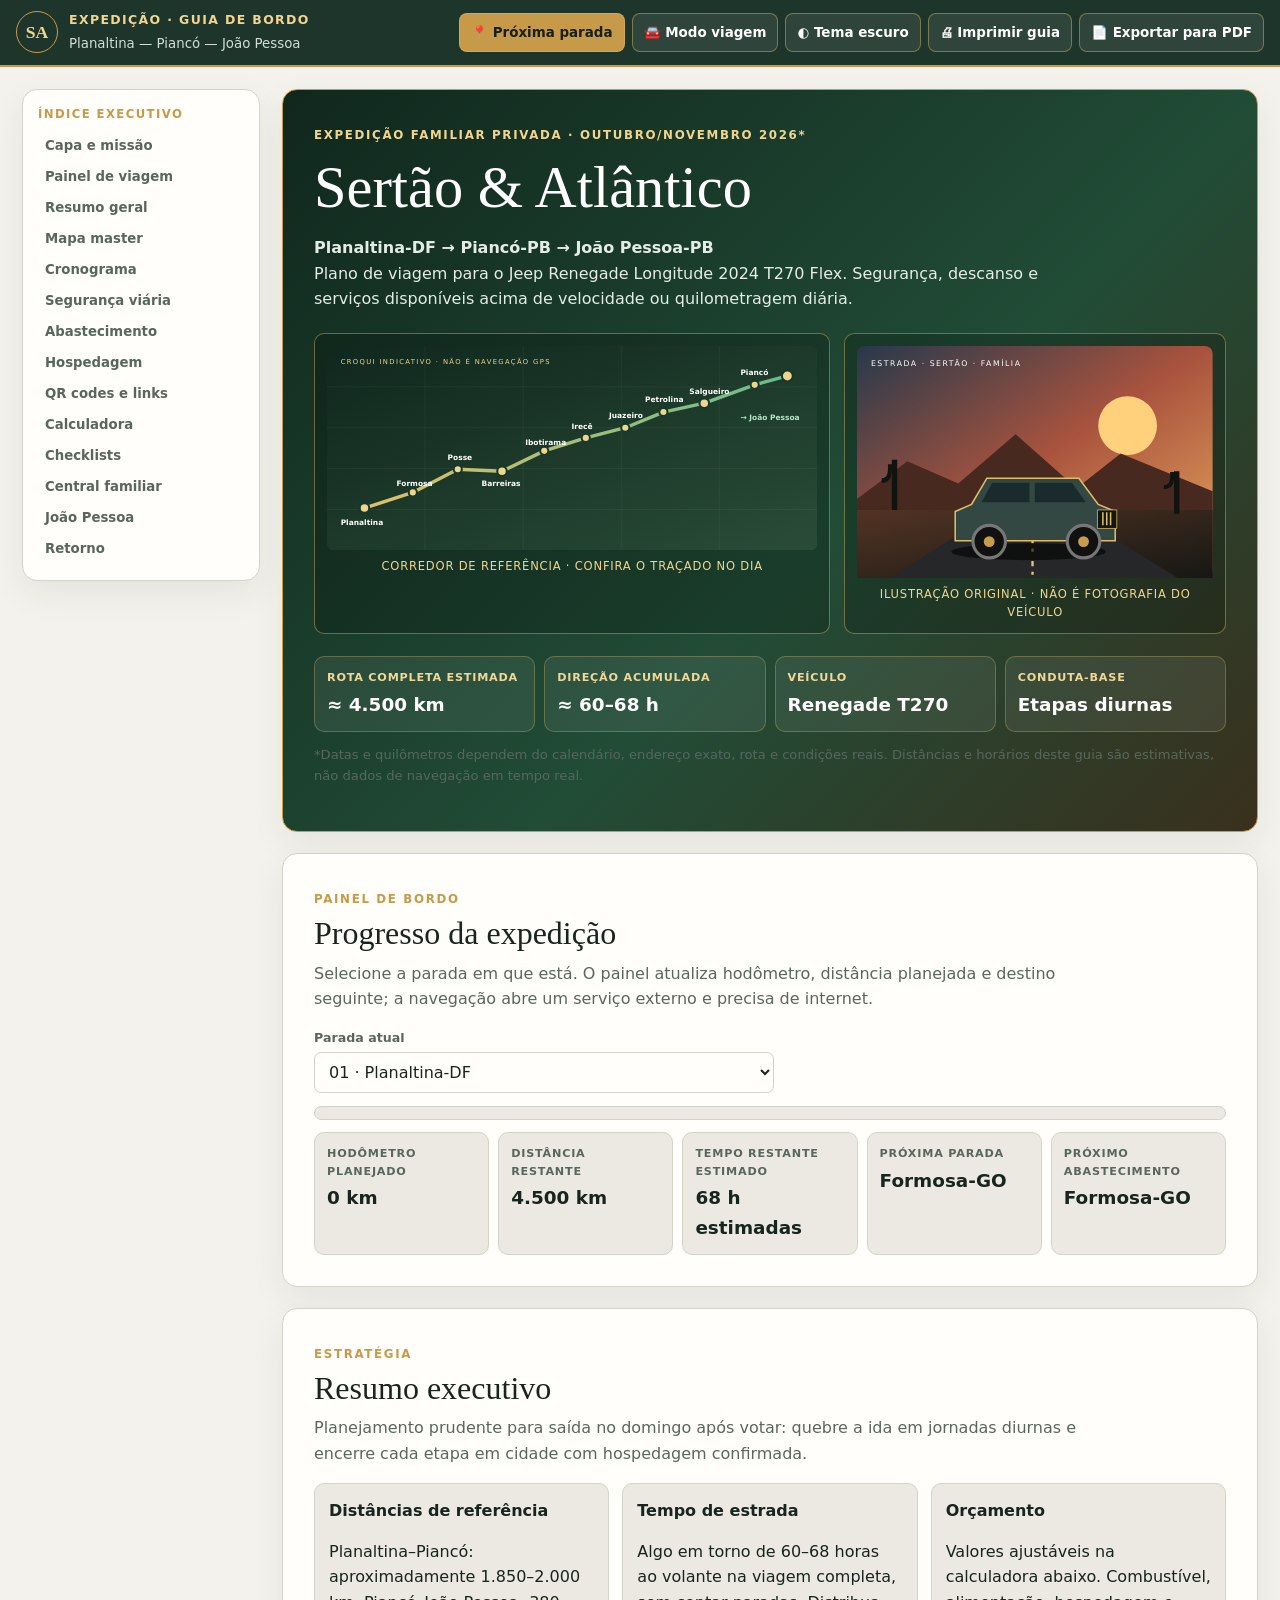
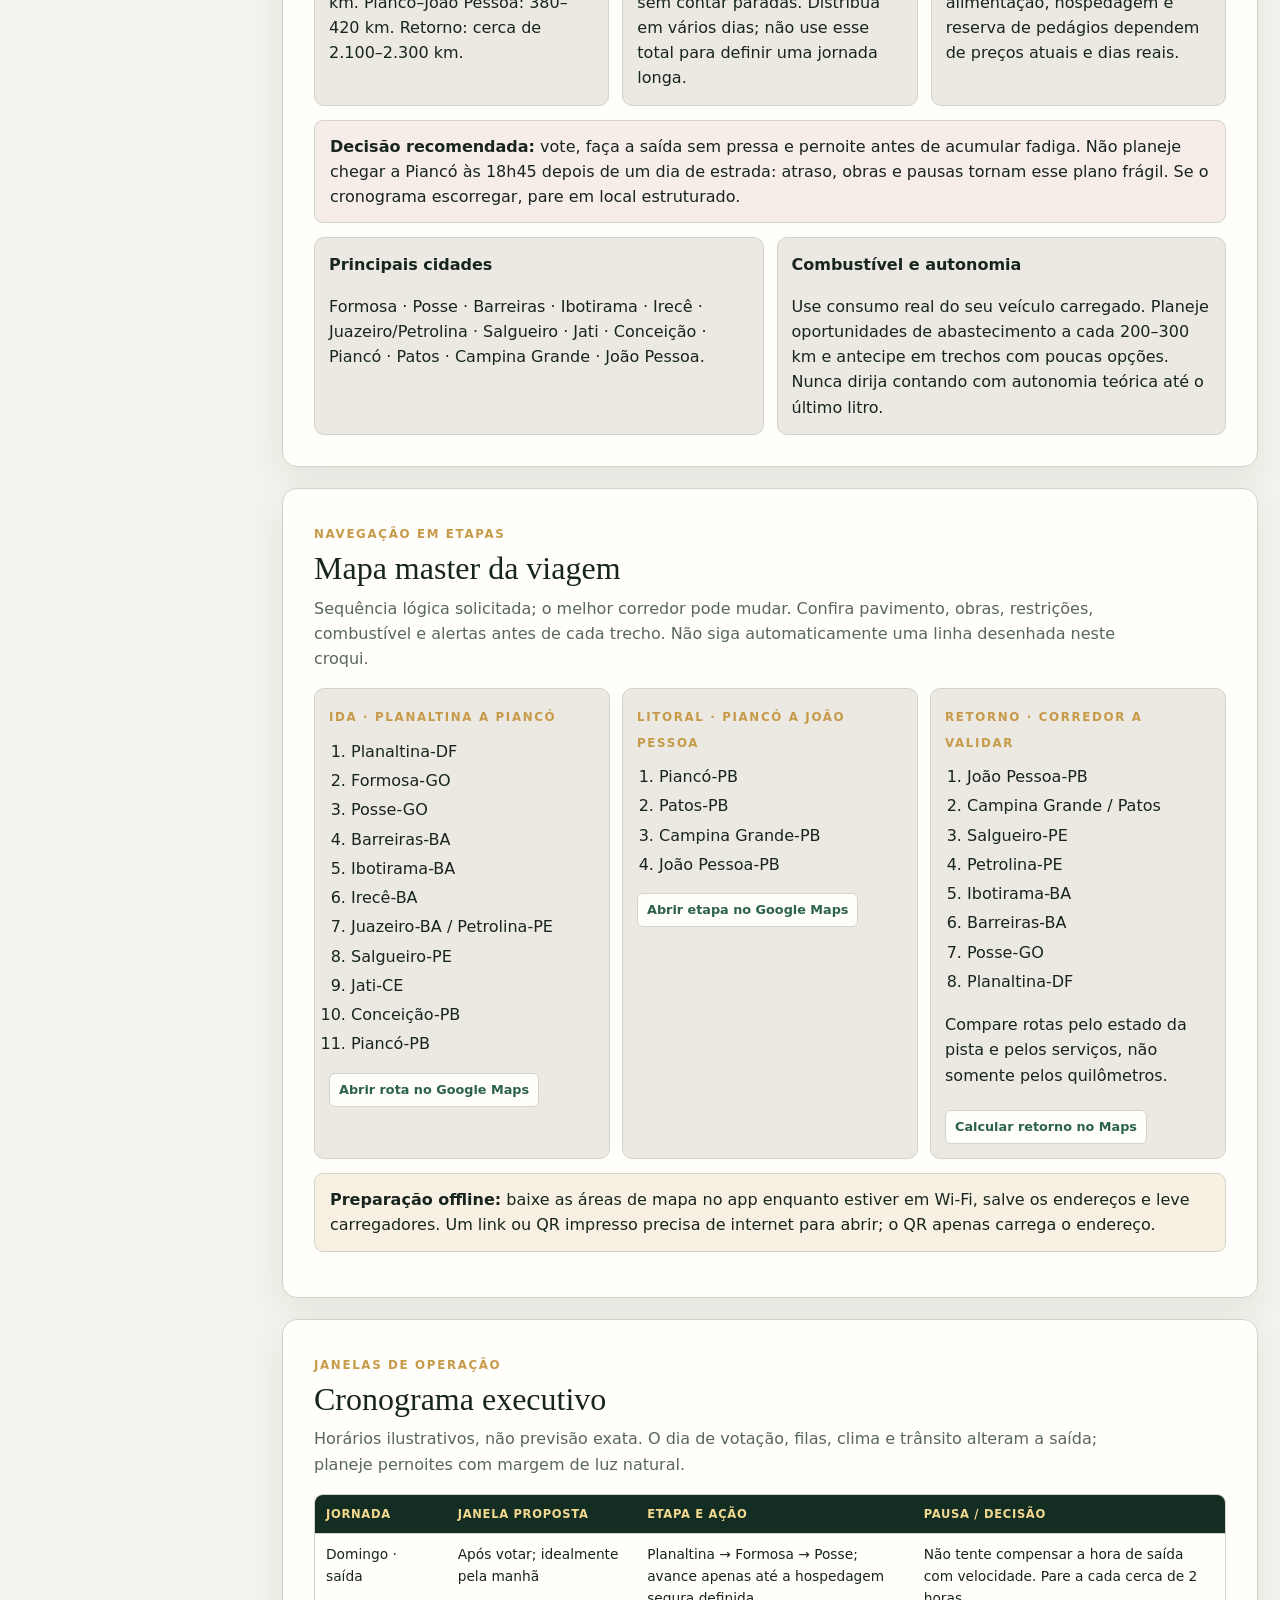
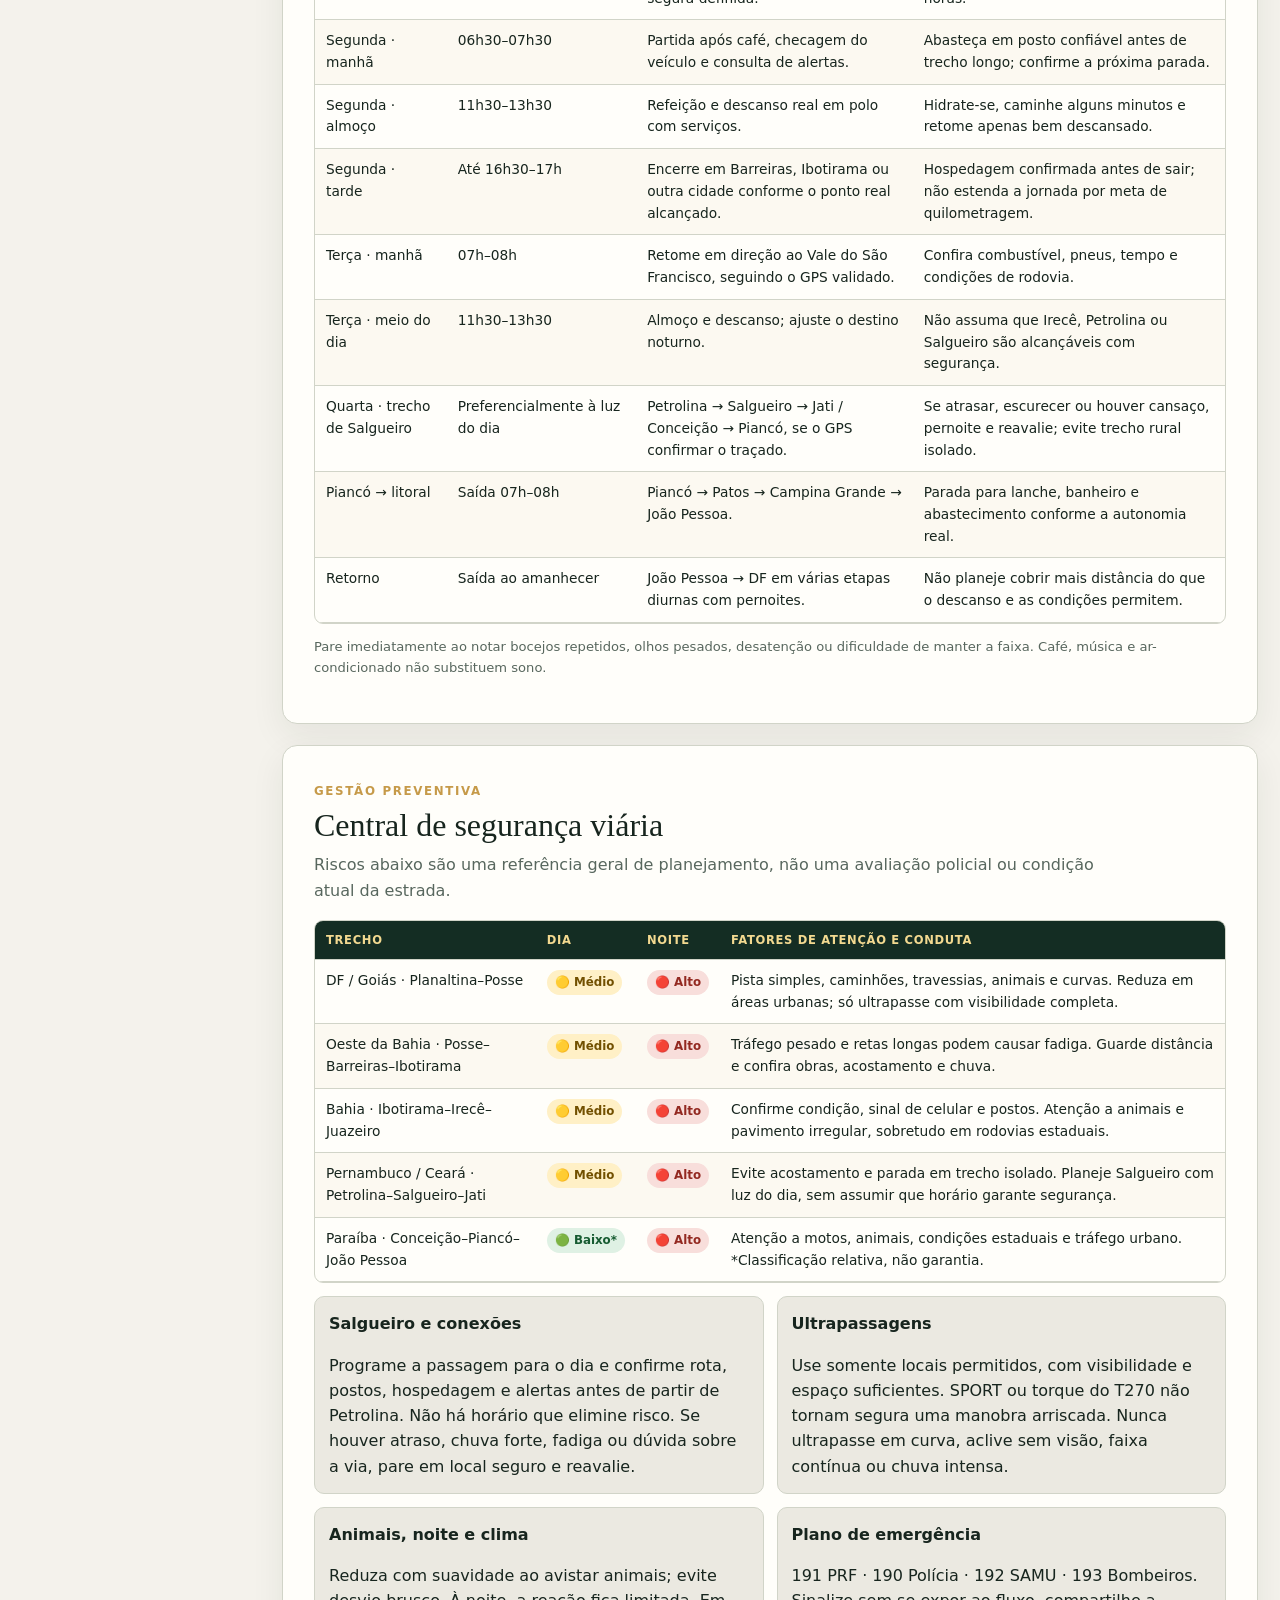
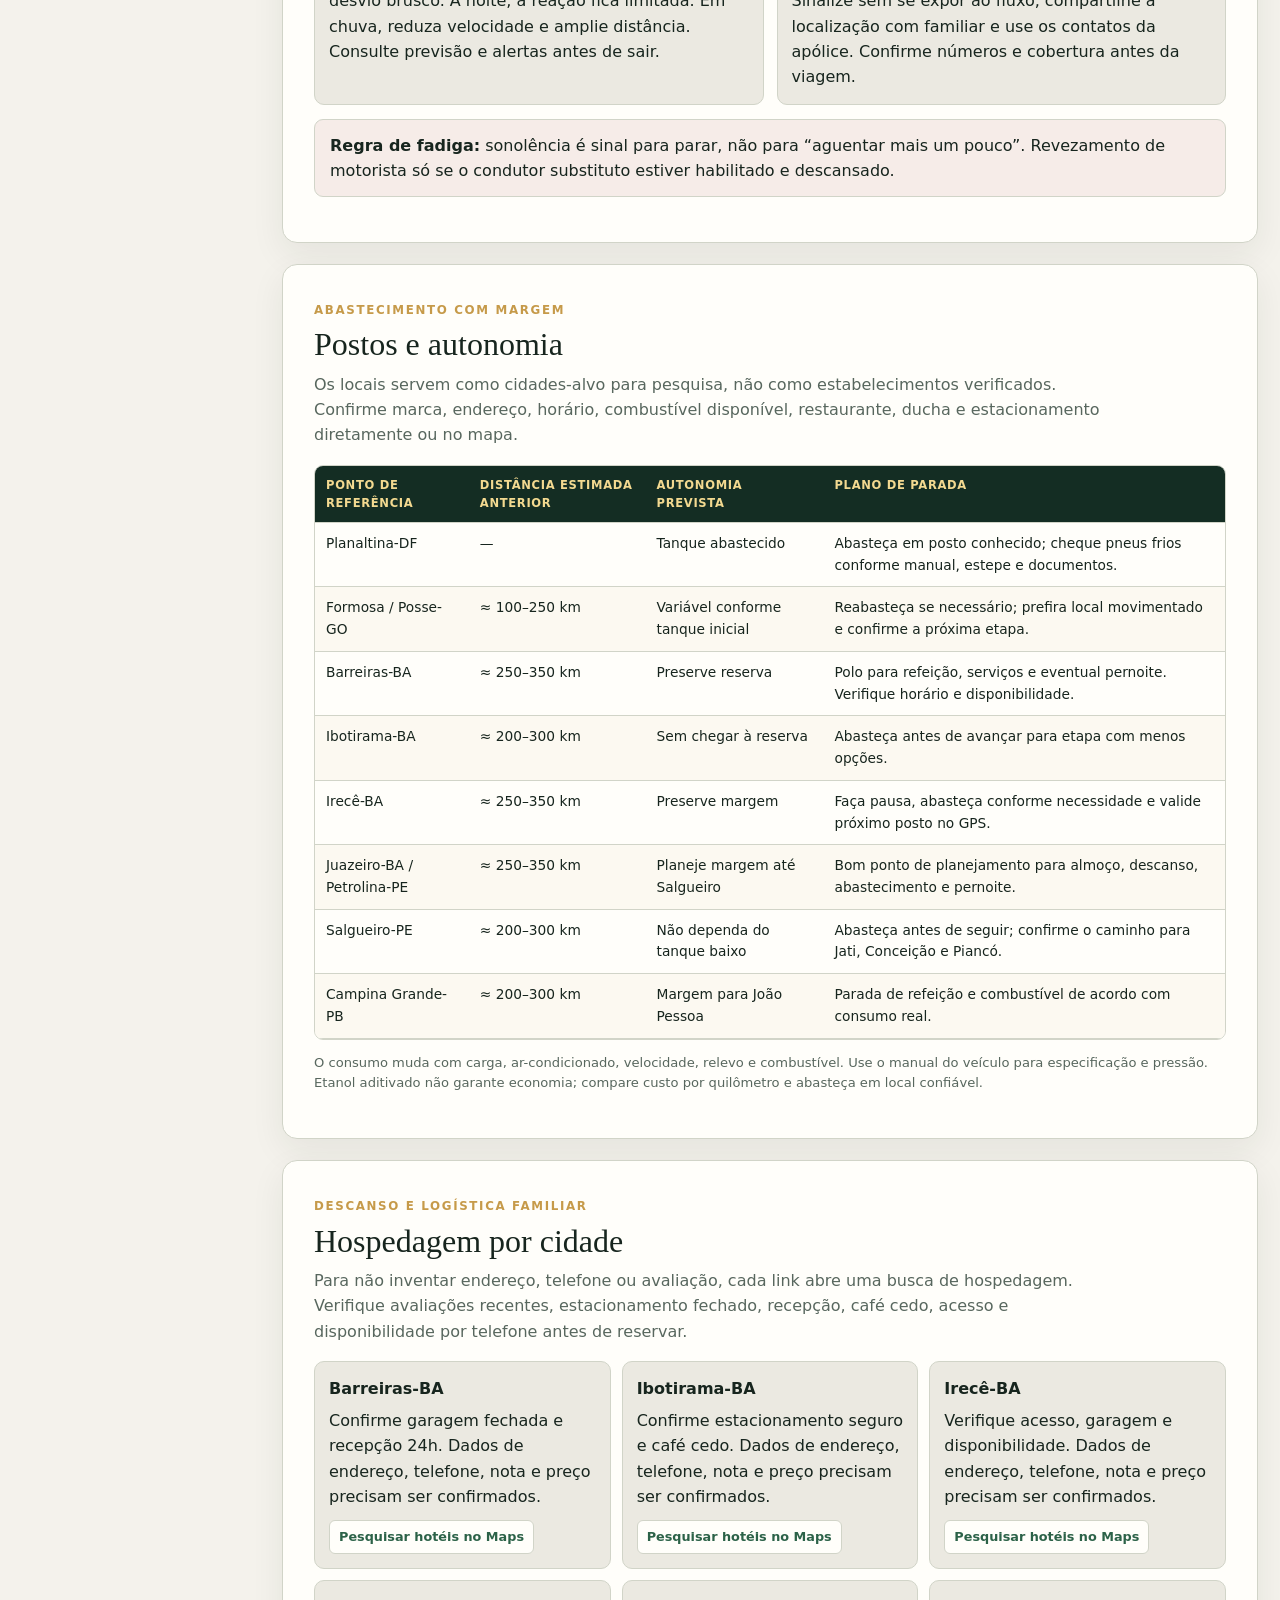
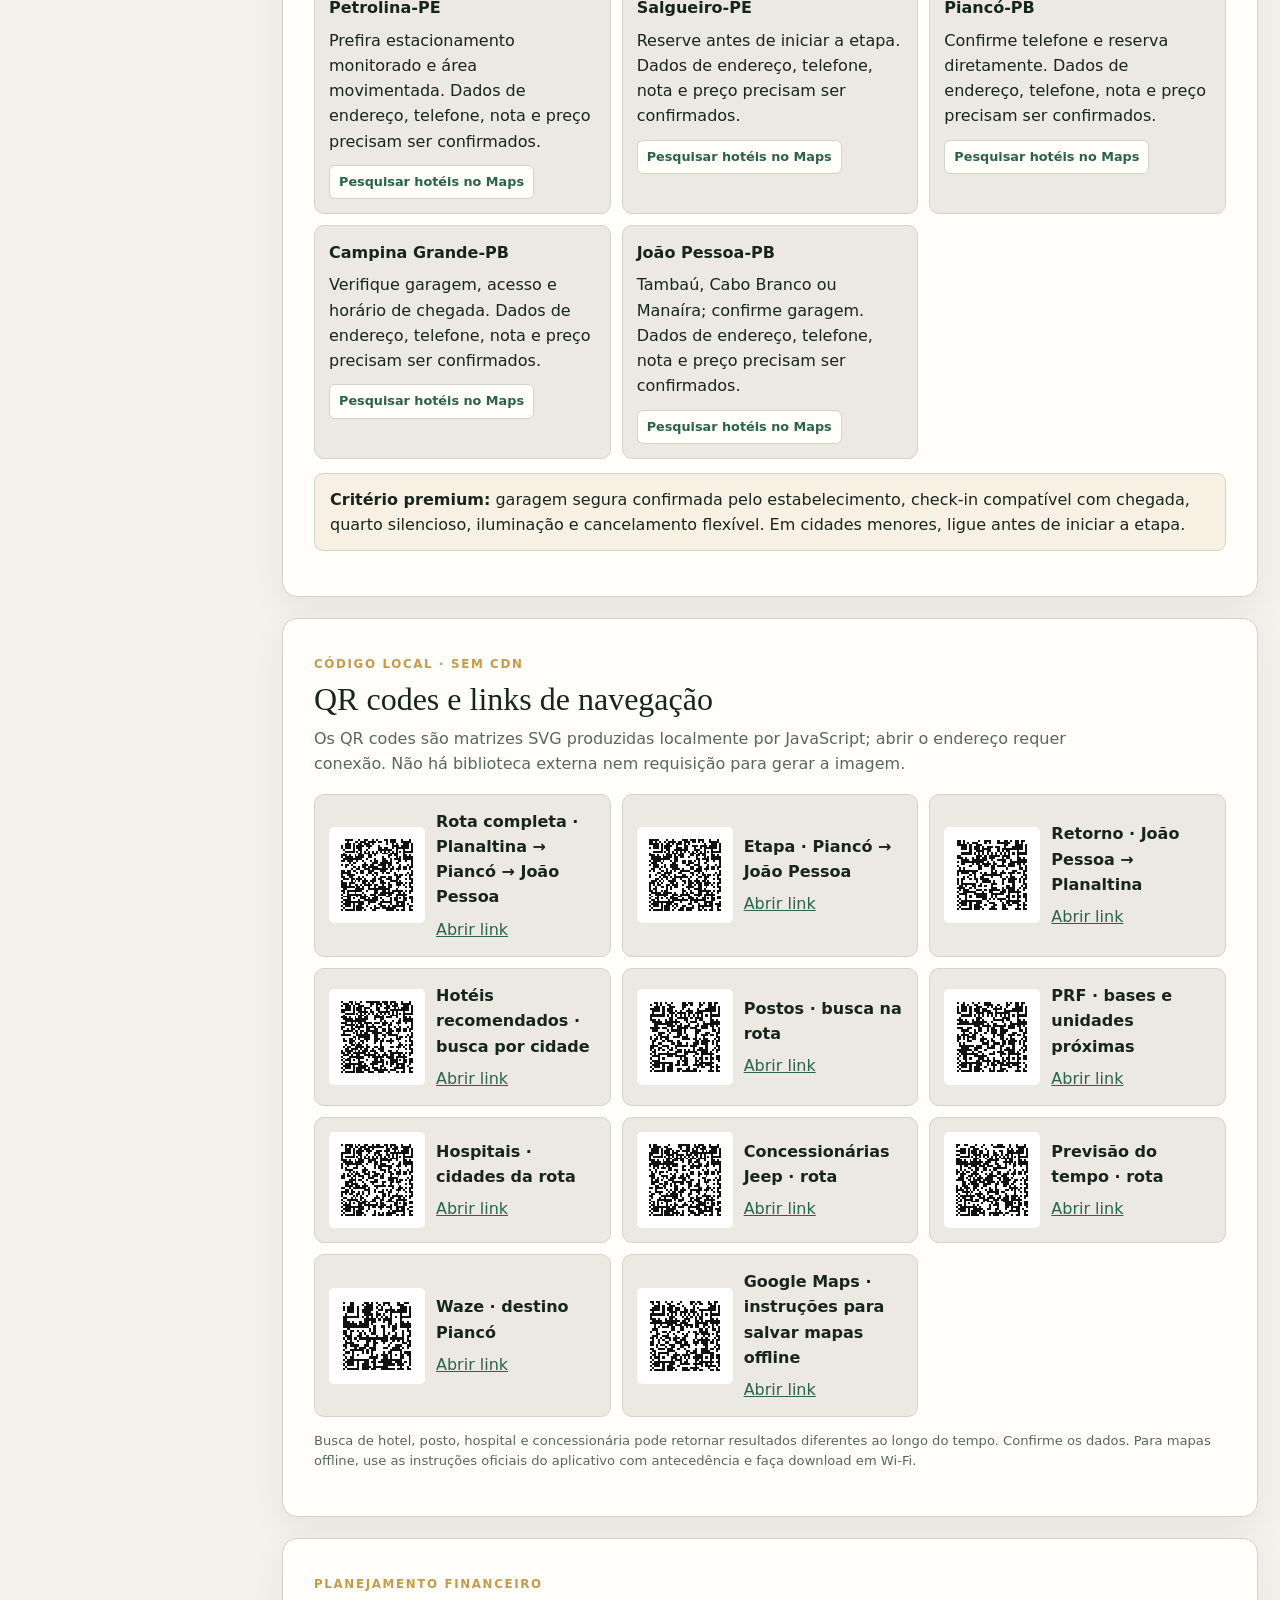
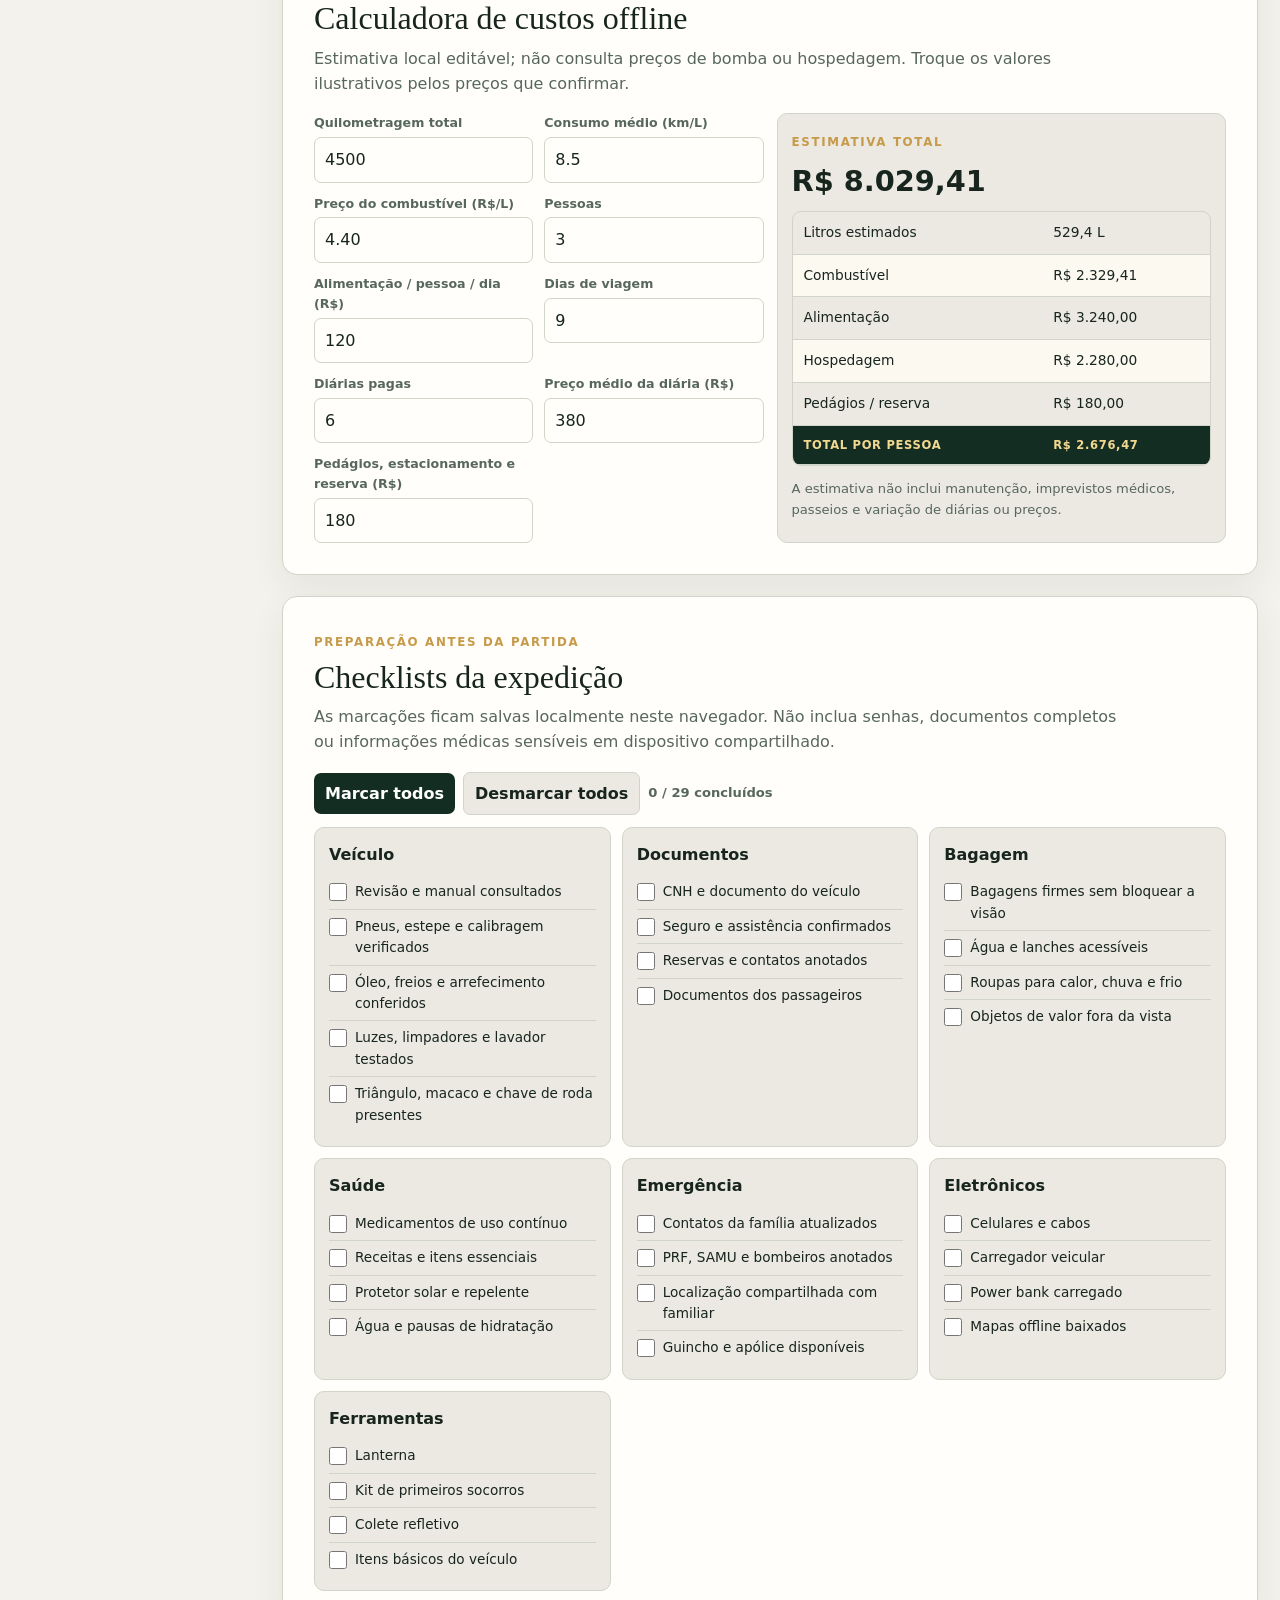
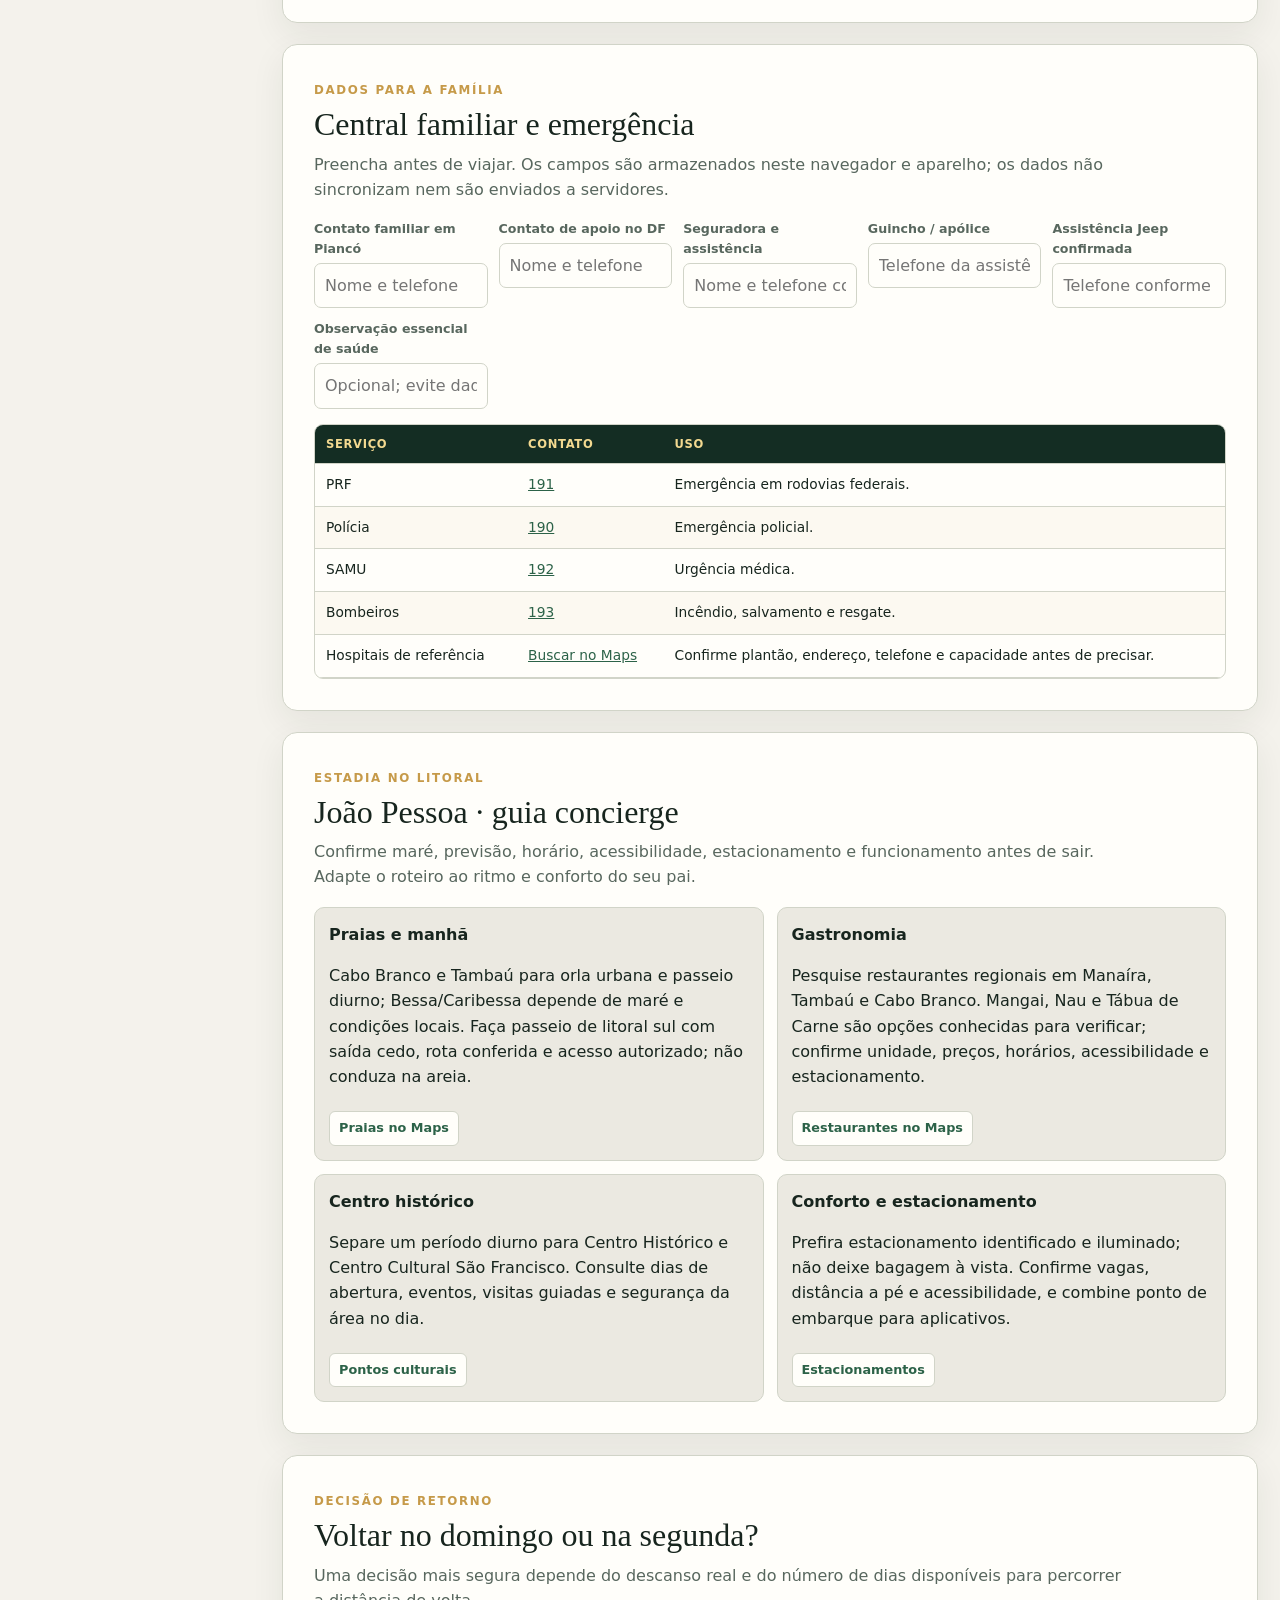
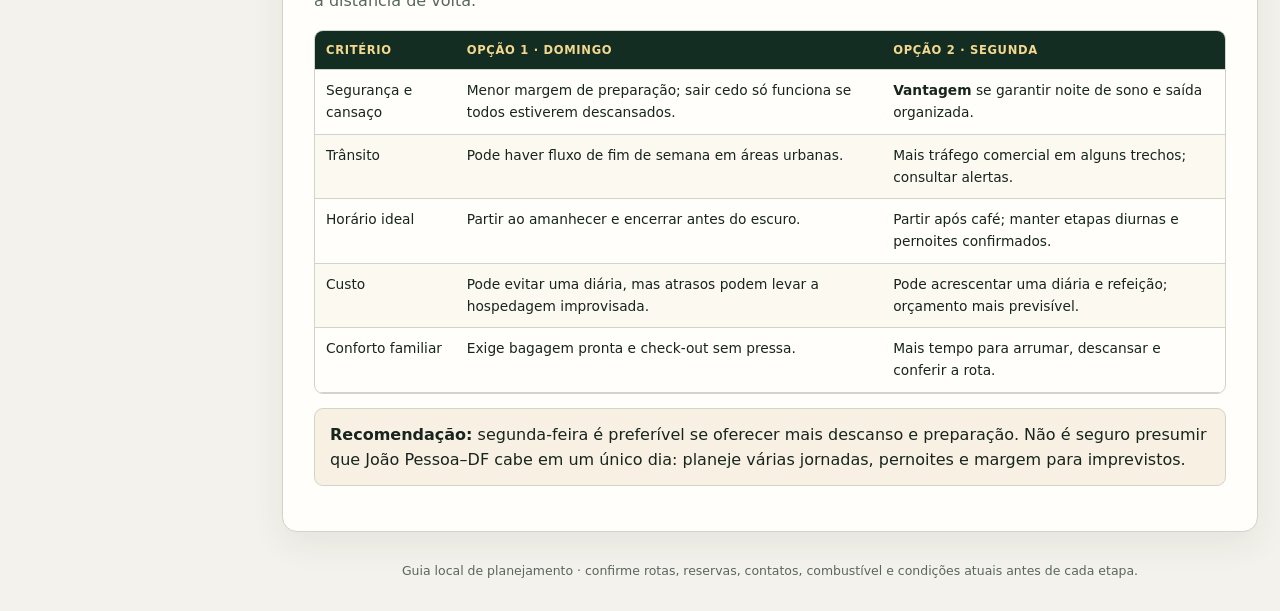
<file: guia-expedicao.html>
<!doctype html>
<html lang="pt-BR" data-theme="light">
<head>
  <meta charset="utf-8">
  <meta name="viewport" content="width=device-width,initial-scale=1">
  <meta name="theme-color" content="#142d23">
  <meta name="description" content="Guia local de viagem familiar: Planaltina, Piancó e João Pessoa.">
  <title>Expedição Sertão &amp; Atlântico — Guia de Viagem</title>
  <style>
    :root {
      color-scheme: light;
      --bg: #f4f2ec;
      --paper: #fffefa;
      --surface: #ebe9e1;
      --ink: #17251e;
      --muted: #58675e;
      --line: #d1d4c8;
      --forest: #142d23;
      --forest-2: #2c6248;
      --gold: #c69a49;
      --red: #9b3730;
      --shadow: 0 12px 34px #17251e12;
      --radius: 15px;
    }
    [data-theme="dark"] {
      color-scheme: dark;
      --bg: #101713;
      --paper: #18221c;
      --surface: #222e26;
      --ink: #edf2ee;
      --muted: #b0bdb4;
      --line: #3c4940;
      --forest: #132b21;
      --forest-2: #62ac80;
      --gold: #e5bd69;
      --red: #ef8e82;
      --shadow: 0 12px 34px #0005;
    }
    * { box-sizing: border-box; }
    html { scroll-behavior: smooth; scroll-padding-top: 86px; }
    body {
      margin: 0;
      background: var(--bg);
      color: var(--ink);
      font: 16px/1.58 system-ui, -apple-system, "Segoe UI", sans-serif;
      transition: background .2s ease, color .2s ease;
    }
    a { color: var(--forest-2); }
    button, input, select, textarea { font: inherit; }
    button { cursor: pointer; }
    :focus-visible { outline: 3px solid var(--gold); outline-offset: 3px; }
    .topbar {
      position: sticky; top: 0; z-index: 10;
      display: flex; align-items: center; justify-content: space-between;
      flex-wrap: wrap; gap: 12px; padding: 10px max(16px, calc((100vw - 1420px)/2));
      color: #fff; background: #142d23f5; border-bottom: 2px solid var(--gold);
      backdrop-filter: blur(8px);
    }
    .brand { display: flex; align-items: center; gap: 11px; }
    .brand-mark {
      display: grid; place-items: center; width: 42px; height: 42px;
      border: 1px solid var(--gold); border-radius: 50%; color: #f2d58f;
      font: 800 1.1rem Georgia, serif;
    }
    .brand strong { display: block; color: #f2d58f; font-size: .78rem; letter-spacing: .11em; text-transform: uppercase; }
    .brand small { color: #d2ded5; }
    .actions { display: flex; flex-wrap: wrap; gap: 7px; }
    .action {
      border: 1px solid #dfbd6970; border-radius: 8px; padding: 8px 11px;
      color: white; background: #ffffff14; font-size: .84rem; font-weight: 700;
    }
    .action:hover, .action.primary { color: #172018; background: var(--gold); }
    .page {
      display: grid; grid-template-columns: 238px minmax(0, 1fr); gap: 22px;
      max-width: 1420px; margin: 0 auto; padding: 22px;
    }
    .contents {
      position: sticky; top: 86px; align-self: start; max-height: calc(100vh - 102px);
      overflow: auto; padding: 15px; background: var(--paper);
      border: 1px solid var(--line); border-radius: var(--radius); box-shadow: var(--shadow);
    }
    .contents strong {
      display: block; margin-bottom: 8px; color: var(--gold);
      font-size: .73rem; letter-spacing: .12em; text-transform: uppercase;
    }
    .contents a {
      display: block; padding: 5px 7px; border-radius: 6px;
      color: var(--muted); font-size: .83rem; font-weight: 650; text-decoration: none;
    }
    .contents a:hover { color: var(--ink); background: var(--surface); }
    main { display: grid; gap: 21px; min-width: 0; }
    .section {
      min-width: 0; padding: clamp(18px, 3vw, 31px); background: var(--paper);
      border: 1px solid var(--line); border-radius: var(--radius); box-shadow: var(--shadow);
    }
    .hero {
      color: white; border-color: var(--gold);
      background: linear-gradient(135deg, #10271d 0%, #214c36 58%, #39301d 100%);
      overflow: hidden;
    }
    .hero .lede { max-width: 76ch; color: #e4ece6; }
    .hero h1 { max-width: 820px; margin: 10px 0 12px; font: clamp(2.1rem, 5vw, 3.65rem)/1.08 Georgia, serif; }
    .kicker { color: var(--gold); font-size: .74rem; font-weight: 800; letter-spacing: .14em; text-transform: uppercase; }
    .hero .kicker { color: #f1d58f; }
    .hero-art {
      display: grid; grid-template-columns: 1.15fr .85fr; gap: 14px; margin: 22px 0;
    }
    figure { margin: 0; }
    .art-frame { padding: 12px; border: 1px solid #dfbd6970; border-radius: 10px; background: #0003; }
    .art-frame svg { display: block; width: 100%; height: auto; }
    figcaption { padding-top: 7px; color: #efd68f; font-size: .72rem; text-align: center; letter-spacing: .07em; text-transform: uppercase; }
    .metrics { display: grid; grid-template-columns: repeat(auto-fit, minmax(145px, 1fr)); gap: 9px; }
    .metric { padding: 12px; background: var(--surface); border: 1px solid var(--line); border-radius: 10px; }
    .hero .metric { background: #ffffff12; border-color: #dfbd6950; }
    .metric span { display: block; color: var(--muted); font-size: .7rem; font-weight: 750; letter-spacing: .07em; text-transform: uppercase; }
    .hero .metric span { color: #f0d898; }
    .metric strong { display: block; margin-top: 3px; font-size: 1.15rem; }
    h2 { margin: 4px 0 8px; font: clamp(1.45rem, 2.6vw, 2rem)/1.2 Georgia, serif; }
    h3 { margin: 0 0 7px; font-size: 1rem; }
    .section-head { margin-bottom: 17px; }
    .section-head p { max-width: 80ch; margin: 0; color: var(--muted); }
    .grid2, .grid3 { display: grid; grid-template-columns: repeat(2, minmax(0,1fr)); gap: 13px; }
    .grid3 { grid-template-columns: repeat(3, minmax(0,1fr)); }
    .panel, .route-card, .hotel-card, .qr-card, .check-group {
      min-width: 0; padding: 14px; background: var(--surface);
      border: 1px solid var(--line); border-radius: 10px;
    }
    .panel p:last-child, .route-card p:last-child { margin-bottom: 0; }
    .callout {
      margin: 14px 0; padding: 13px 15px; border: 1px solid var(--line);
      border-radius: 9px; background: color-mix(in srgb, var(--gold) 13%, var(--paper));
    }
    .callout.alert { background: color-mix(in srgb, var(--red) 9%, var(--paper)); }
    .small, .muted { color: var(--muted); }
    .small { font-size: .82rem; }
    .table-wrap { width: 100%; overflow-x: auto; border: 1px solid var(--line); border-radius: 9px; }
    table { width: 100%; min-width: 700px; border-collapse: collapse; text-align: left; font-size: .86rem; }
    th { color: #f3d990; background: var(--forest); font-size: .72rem; letter-spacing: .06em; text-transform: uppercase; }
    th, td { padding: 10px 11px; border-bottom: 1px solid var(--line); vertical-align: top; }
    tbody tr:nth-child(even) { background: color-mix(in srgb, var(--gold) 5%, var(--paper)); }
    .badge { display: inline-block; padding: 3px 8px; border-radius: 99px; font-size: .74rem; font-weight: 800; white-space: nowrap; }
    .risk-low { color: #165b31; background: #dff1e4; }
    .risk-mid { color: #725000; background: #fff0c6; }
    .risk-high { color: #932921; background: #f8dedb; }
    [data-theme="dark"] .risk-low { color: #a4e4b2; background: #17472c; }
    [data-theme="dark"] .risk-mid { color: #f3d577; background: #514116; }
    [data-theme="dark"] .risk-high { color: #ffaaa1; background: #532722; }
    .route-list { display: grid; grid-template-columns: repeat(auto-fit,minmax(220px,1fr)); gap: 12px; }
    .route-card ol { margin: 8px 0; padding-left: 22px; }
    .route-card li { padding: 2px 0; }
    .link-button {
      display: inline-block; margin-top: 6px; padding: 6px 9px; border: 1px solid var(--line);
      border-radius: 6px; color: var(--forest-2); background: var(--paper);
      font-size: .8rem; font-weight: 750; text-decoration: none;
    }
    .link-button:hover { color: var(--ink); background: var(--gold); }
    .field-grid { display: grid; grid-template-columns: repeat(auto-fit,minmax(165px,1fr)); gap: 11px; }
    .field label { display: block; margin-bottom: 4px; color: var(--muted); font-size: .79rem; font-weight: 750; }
    .field input, .field select, .field textarea {
      width: 100%; padding: 9px 10px; border: 1px solid var(--line);
      border-radius: 7px; color: var(--ink); background: var(--paper);
    }
    .progress-track { height: 14px; overflow: hidden; border: 1px solid var(--line); border-radius: 99px; background: var(--surface); }
    .progress-bar { width: 100%; height: 100%; background: linear-gradient(90deg,var(--forest-2),var(--gold)); transform: scaleX(0); transform-origin: left; transition: transform .25s ease; }
    .hotel-grid, .qr-grid, .check-grid { display: grid; grid-template-columns: repeat(auto-fit,minmax(235px,1fr)); gap: 11px; }
    .hotel-card p { margin: 5px 0; }
    .qr-card { display: flex; align-items: center; gap: 11px; }
    .qr-image { display: grid; flex: 0 0 96px; width: 96px; height: 96px; place-items: center; padding: 4px; background: white; border-radius: 5px; }
    .qr-image svg { display: block; width: 100%; height: 100%; }
    .check-group h3 { margin-bottom: 8px; }
    .check-item { display: flex; gap: 8px; padding: 6px 0; border-bottom: 1px solid var(--line); font-size: .85rem; }
    .check-item:last-child { border-bottom: 0; }
    .check-item input { flex: 0 0 auto; width: 18px; height: 18px; margin: 2px 0 0; accent-color: var(--forest-2); }
    .check-item.is-done span { color: var(--muted); text-decoration: line-through; }
    .toolbar { display: flex; flex-wrap: wrap; align-items: center; gap: 8px; margin-bottom: 12px; }
    .tool-button { padding: 8px 11px; border: 0; border-radius: 7px; color: white; background: var(--forest); font-weight: 750; }
    .tool-button.secondary { color: var(--ink); background: var(--surface); border: 1px solid var(--line); }
    body.travel-mode { font-size: 18px; }
    body.travel-mode .contents, body.travel-mode .hide-travel { display: none !important; }
    body.travel-mode .page { grid-template-columns: 1fr; max-width: 980px; }
    body.travel-mode .section { padding: 22px; }
    .footer { padding: 8px; color: var(--muted); font-size: .78rem; text-align: center; }
    @media(max-width:950px) {
      .page { grid-template-columns: 1fr; }
      .contents { position: static; max-height: none; }
      .contents nav { columns: 2; }
    }
    @media(max-width:650px) {
      .page { padding: 11px; }
      .topbar { position: static; }
      .hero-art, .grid2, .grid3 { grid-template-columns: 1fr; }
      .contents nav { columns: 1; }
      .section { padding: 18px; }
      .actions .action { padding: 7px 8px; font-size: .76rem; }
    }
    @media print {
      @page { size: A4 portrait; margin: 12mm; }
      body { padding: 0; color: #111; background: white; font-size: 9.5pt; }
      .topbar, .contents, .no-print { display: none !important; }
      .page { display: block; max-width: none; padding: 0; }
      main { display: block; }
      .section { margin: 0 0 8mm; padding: 6mm; border: 1px solid #aaa; border-radius: 0; box-shadow: none; break-inside: avoid; }
      .hero { color: white; background: #142d23 !important; print-color-adjust: exact; -webkit-print-color-adjust: exact; }
      .hero h1 { font-size: 27pt; }
      .hero .metric { color: white; }
      .hero-art, .grid2, .grid3, .route-list, .hotel-grid, .qr-grid { break-inside: avoid; }
      .qr-image { width: 76px; height: 76px; flex-basis: 76px; }
      table { min-width: 0; font-size: 7.5pt; }
      th { print-color-adjust: exact; -webkit-print-color-adjust: exact; }
      th, td { padding: 4px; }
      a { color: #111; text-decoration: none; }
      .progress-track { border: 1px solid #777; }
    }
  </style>
</head>
<body>
<!--
THESIS: Um roteiro de estrada é uma ferramenta de decisão, não uma promessa de horários; recusa o itinerário-maratonista.
OWN-WORLD: Verde profundo, ouro cartográfico, papel de bordo, mapa vetorial e tabelas operacionais de alto contraste.
STORY: A família entende as etapas e riscos, prepara o carro e usa o painel para seguir sem depender da conexão.
FIRST VIEWPORT: Identidade e mapa ilustrado à esquerda, cena vetorial do sertão à direita; resumo da missão e ação de próxima parada no topo.
FORM: Dossiê editorial-operacional de consulta, construído como artefato local autocontido para uso em trânsito e impressão A4.
-->
<header class="topbar no-print">
  <div class="brand"><span class="brand-mark" aria-hidden="true">SA</span><div><strong>Expedição · Guia de bordo</strong><small>Planaltina — Piancó — João Pessoa</small></div></div>
  <div class="actions">
    <button class="action primary" type="button" id="nextStop">📍 Próxima parada</button>
    <button class="action" type="button" id="travelMode">🚘 Modo viagem</button>
    <button class="action" type="button" id="themeMode">◐ Tema escuro</button>
    <button class="action" type="button" onclick="window.print()">🖨 Imprimir guia</button>
    <button class="action" type="button" onclick="window.print()">📄 Exportar para PDF</button>
  </div>
</header>
<div class="page">
  <aside class="contents no-print"><strong>Índice executivo</strong><nav>
    <a href="#cover">Capa e missão</a><a href="#dashboard">Painel de viagem</a><a href="#summary">Resumo geral</a><a href="#master-route">Mapa master</a>
    <a href="#schedule">Cronograma</a><a href="#safety">Segurança viária</a><a href="#fuel">Abastecimento</a><a href="#hotels">Hospedagem</a>
    <a href="#navigation">QR codes e links</a><a href="#budget">Calculadora</a><a href="#checklists">Checklists</a><a href="#family">Central familiar</a>
    <a href="#joao-pessoa">João Pessoa</a><a href="#return">Retorno</a>
  </nav></aside>
  <main>
    <section class="section hero" id="cover">
      <span class="kicker">Expedição familiar privada · outubro/novembro 2026*</span>
      <h1>Sertão &amp; Atlântico</h1>
      <p class="lede"><strong>Planaltina-DF → Piancó-PB → João Pessoa-PB</strong><br>Plano de viagem para o Jeep Renegade Longitude 2024 T270 Flex. Segurança, descanso e serviços disponíveis acima de velocidade ou quilometragem diária.</p>
      <div class="hero-art">
        <figure class="art-frame">
          <svg viewBox="0 0 720 300" role="img" aria-label="Esquema da rota de Planaltina a Piancó e João Pessoa">
            <defs><linearGradient id="terrain" x2="1" y2="1"><stop stop-color="#10271d"/><stop offset="1" stop-color="#294c37"/></linearGradient><linearGradient id="routeLine"><stop stop-color="#e2bf6a"/><stop offset="1" stop-color="#66bd8b"/></linearGradient></defs>
            <rect width="720" height="300" rx="10" fill="url(#terrain)"/>
            <g stroke="#ffffff12"><path d="M0 60h720M0 120h720M0 180h720M0 240h720M144 0v300M288 0v300M432 0v300M576 0v300"/></g>
            <path d="M55 238 126 215 192 181 257 184 319 154 380 135 438 120 494 97 554 84 628 57 676 44" fill="none" stroke="url(#routeLine)" stroke-width="5" stroke-linecap="round" stroke-linejoin="round"/>
            <g fill="#efd68f" stroke="#17382a" stroke-width="3"><circle cx="55" cy="238" r="7"/><circle cx="126" cy="215" r="6"/><circle cx="192" cy="181" r="6"/><circle cx="257" cy="184" r="7"/><circle cx="319" cy="154" r="6"/><circle cx="380" cy="135" r="6"/><circle cx="438" cy="120" r="6"/><circle cx="494" cy="97" r="6"/><circle cx="554" cy="84" r="7"/><circle cx="628" cy="57" r="6"/><circle cx="676" cy="44" r="8"/></g>
            <g fill="#fff" font-family="system-ui,sans-serif" font-size="11" font-weight="700"><text x="20" y="263">Planaltina</text><text x="102" y="205">Formosa</text><text x="177" y="168">Posse</text><text x="227" y="206">Barreiras</text><text x="291" y="145">Ibotirama</text><text x="359" y="122">Irecê</text><text x="414" y="105">Juazeiro</text><text x="467" y="82">Petrolina</text><text x="532" y="70">Salgueiro</text><text x="607" y="43">Piancó</text><text x="607" y="108" fill="#b8e4c7">→ João Pessoa</text></g>
            <text x="20" y="27" fill="#efd68f" font-family="system-ui,sans-serif" font-size="10" letter-spacing="2">CROQUI INDICATIVO · NÃO É NAVEGAÇÃO GPS</text>
          </svg>
          <figcaption>Corredor de referência · confira o traçado no dia</figcaption>
        </figure>
        <figure class="art-frame">
          <svg viewBox="0 0 460 300" role="img" aria-label="Ilustração vetorial de um SUV numa estrada do sertão">
            <defs><linearGradient id="sky" y2="1"><stop stop-color="#26394b"/><stop offset=".5" stop-color="#a9533e"/><stop offset="1" stop-color="#e7a75d"/></linearGradient><linearGradient id="ground" y2="1"><stop stop-color="#523324"/><stop offset="1" stop-color="#161813"/></linearGradient></defs>
            <rect width="460" height="300" rx="10" fill="url(#sky)"/><circle cx="350" cy="103" r="38" fill="#ffd17d"/>
            <path d="m0 198 65-49 66 29 74-64 79 70 57-45 119 49v112H0z" fill="#482920"/><path d="M0 212h460v88H0z" fill="url(#ground)"/>
            <path d="M193 204h68l154 96H43z" fill="#252729"/><path d="M227 212v23m0 13v18m0 12v18" stroke="#edc56e" stroke-width="3" stroke-dasharray="7 7"/>
            <g fill="#10130f"><path d="M45 212v-65h7v65zm-13-35q13 0 13-17v-7h-5v7q0 11-8 11zM410 217v-55h7v55zm-13-32q13 0 13-15v-7h-5v7q0 10-8 10z"/></g>
            <g transform="translate(119 157)"><ellipse cx="103" cy="109" rx="100" ry="11" fill="#0009"/><path d="m29 48 20-34h119l25 34 22 9v38H8V57z" fill="#334842" stroke="#dfbd69" stroke-width="2"/><path d="M56 20h48v25H42zm55 0h48l18 25h-66z" fill="#1a2b2d"/><path d="M192 55h25v24h-25z" fill="#101614" stroke="#dfbd69"/><g fill="#dfbd69"><path d="M198 58h2v17h-2zm5 0h2v17h-2zm5 0h2v17h-2z"/></g><circle cx="52" cy="96" r="21" fill="#111" stroke="#777" stroke-width="4"/><circle cx="174" cy="96" r="21" fill="#111" stroke="#777" stroke-width="4"/><circle cx="52" cy="96" r="7" fill="#c79d4c"/><circle cx="174" cy="96" r="7" fill="#c79d4c"/></g>
            <text x="18" y="26" fill="#fff" font-family="system-ui,sans-serif" font-size="10" letter-spacing="2">ESTRADA · SERTÃO · FAMÍLIA</text>
          </svg>
          <figcaption>Ilustração original · não é fotografia do veículo</figcaption>
        </figure>
      </div>
      <div class="metrics">
        <div class="metric"><span>Rota completa estimada</span><strong>≈ 4.500 km</strong></div>
        <div class="metric"><span>Direção acumulada</span><strong>≈ 60–68 h</strong></div>
        <div class="metric"><span>Veículo</span><strong>Renegade T270</strong></div>
        <div class="metric"><span>Conduta-base</span><strong>Etapas diurnas</strong></div>
      </div>
      <p class="small">*Datas e quilômetros dependem do calendário, endereço exato, rota e condições reais. Distâncias e horários deste guia são estimativas, não dados de navegação em tempo real.</p>
    </section>

    <section class="section" id="dashboard">
      <header class="section-head"><span class="kicker">Painel de bordo</span><h2>Progresso da expedição</h2><p>Selecione a parada em que está. O painel atualiza hodômetro, distância planejada e destino seguinte; a navegação abre um serviço externo e precisa de internet.</p></header>
      <div class="field" style="max-width:460px;margin-bottom:13px"><label for="currentStage">Parada atual</label><select id="currentStage"></select></div>
      <div class="progress-track" role="progressbar" aria-label="Progresso planejado" aria-valuemin="0" aria-valuemax="100" aria-valuenow="0"><div class="progress-bar" id="tripProgress"></div></div>
      <div class="metrics" style="margin-top:12px">
        <div class="metric"><span>Hodômetro planejado</span><strong id="odometer">0 km</strong></div>
        <div class="metric"><span>Distância restante</span><strong id="distanceLeft">—</strong></div>
        <div class="metric"><span>Tempo restante estimado</span><strong id="timeLeft">—</strong></div>
        <div class="metric"><span>Próxima parada</span><strong id="followingStop">—</strong></div>
        <div class="metric"><span>Próximo abastecimento</span><strong id="followingFuel">—</strong></div>
      </div>
    </section>

    <section class="section" id="summary">
      <header class="section-head"><span class="kicker">Estratégia</span><h2>Resumo executivo</h2><p>Planejamento prudente para saída no domingo após votar: quebre a ida em jornadas diurnas e encerre cada etapa em cidade com hospedagem confirmada.</p></header>
      <div class="grid3">
        <article class="panel"><h3>Distâncias de referência</h3><p>Planaltina–Piancó: aproximadamente 1.850–2.000 km. Piancó–João Pessoa: 380–420 km. Retorno: cerca de 2.100–2.300 km.</p></article>
        <article class="panel"><h3>Tempo de estrada</h3><p>Algo em torno de 60–68 horas ao volante na viagem completa, sem contar paradas. Distribua em vários dias; não use esse total para definir uma jornada longa.</p></article>
        <article class="panel"><h3>Orçamento</h3><p>Valores ajustáveis na calculadora abaixo. Combustível, alimentação, hospedagem e reserva de pedágios dependem de preços atuais e dias reais.</p></article>
      </div>
      <div class="callout alert"><strong>Decisão recomendada:</strong> vote, faça a saída sem pressa e pernoite antes de acumular fadiga. Não planeje chegar a Piancó às 18h45 depois de um dia de estrada: atraso, obras e pausas tornam esse plano frágil. Se o cronograma escorregar, pare em local estruturado.</div>
      <div class="grid2">
        <article class="panel"><h3>Principais cidades</h3><p>Formosa · Posse · Barreiras · Ibotirama · Irecê · Juazeiro/Petrolina · Salgueiro · Jati · Conceição · Piancó · Patos · Campina Grande · João Pessoa.</p></article>
        <article class="panel"><h3>Combustível e autonomia</h3><p>Use consumo real do seu veículo carregado. Planeje oportunidades de abastecimento a cada 200–300 km e antecipe em trechos com poucas opções. Nunca dirija contando com autonomia teórica até o último litro.</p></article>
      </div>
    </section>

    <section class="section" id="master-route">
      <header class="section-head"><span class="kicker">Navegação em etapas</span><h2>Mapa master da viagem</h2><p>Sequência lógica solicitada; o melhor corredor pode mudar. Confira pavimento, obras, restrições, combustível e alertas antes de cada trecho. Não siga automaticamente uma linha desenhada neste croqui.</p></header>
      <div class="route-list">
        <article class="route-card"><span class="kicker">Ida · Planaltina a Piancó</span><ol><li>Planaltina-DF</li><li>Formosa-GO</li><li>Posse-GO</li><li>Barreiras-BA</li><li>Ibotirama-BA</li><li>Irecê-BA</li><li>Juazeiro-BA / Petrolina-PE</li><li>Salgueiro-PE</li><li>Jati-CE</li><li>Conceição-PB</li><li>Piancó-PB</li></ol><a class="link-button" target="_blank" rel="noopener" href="https://www.google.com/maps/dir/Planaltina,+DF/Pianc%C3%B3,+PB">Abrir rota no Google Maps</a></article>
        <article class="route-card"><span class="kicker">Litoral · Piancó a João Pessoa</span><ol><li>Piancó-PB</li><li>Patos-PB</li><li>Campina Grande-PB</li><li>João Pessoa-PB</li></ol><a class="link-button" target="_blank" rel="noopener" href="https://www.google.com/maps/dir/Pianc%C3%B3,+PB/Patos,+PB/Campina+Grande,+PB/Jo%C3%A3o+Pessoa,+PB">Abrir etapa no Google Maps</a></article>
        <article class="route-card"><span class="kicker">Retorno · corredor a validar</span><ol><li>João Pessoa-PB</li><li>Campina Grande / Patos</li><li>Salgueiro-PE</li><li>Petrolina-PE</li><li>Ibotirama-BA</li><li>Barreiras-BA</li><li>Posse-GO</li><li>Planaltina-DF</li></ol><p>Compare rotas pelo estado da pista e pelos serviços, não somente pelos quilômetros.</p><a class="link-button" target="_blank" rel="noopener" href="https://www.google.com/maps/dir/Jo%C3%A3o+Pessoa,+PB/Planaltina,+DF">Calcular retorno no Maps</a></article>
      </div>
      <div class="callout"><strong>Preparação offline:</strong> baixe as áreas de mapa no app enquanto estiver em Wi-Fi, salve os endereços e leve carregadores. Um link ou QR impresso precisa de internet para abrir; o QR apenas carrega o endereço.</div>
    </section>

    <section class="section" id="schedule">
      <header class="section-head"><span class="kicker">Janelas de operação</span><h2>Cronograma executivo</h2><p>Horários ilustrativos, não previsão exata. O dia de votação, filas, clima e trânsito alteram a saída; planeje pernoites com margem de luz natural.</p></header>
      <div class="table-wrap"><table><thead><tr><th>Jornada</th><th>Janela proposta</th><th>Etapa e ação</th><th>Pausa / decisão</th></tr></thead><tbody>
        <tr><td>Domingo · saída</td><td>Após votar; idealmente pela manhã</td><td>Planaltina → Formosa → Posse; avance apenas até a hospedagem segura definida.</td><td>Não tente compensar a hora de saída com velocidade. Pare a cada cerca de 2 horas.</td></tr>
        <tr><td>Segunda · manhã</td><td>06h30–07h30</td><td>Partida após café, checagem do veículo e consulta de alertas.</td><td>Abasteça em posto confiável antes de trecho longo; confirme a próxima parada.</td></tr>
        <tr><td>Segunda · almoço</td><td>11h30–13h30</td><td>Refeição e descanso real em polo com serviços.</td><td>Hidrate-se, caminhe alguns minutos e retome apenas bem descansado.</td></tr>
        <tr><td>Segunda · tarde</td><td>Até 16h30–17h</td><td>Encerre em Barreiras, Ibotirama ou outra cidade conforme o ponto real alcançado.</td><td>Hospedagem confirmada antes de sair; não estenda a jornada por meta de quilometragem.</td></tr>
        <tr><td>Terça · manhã</td><td>07h–08h</td><td>Retome em direção ao Vale do São Francisco, seguindo o GPS validado.</td><td>Confira combustível, pneus, tempo e condições de rodovia.</td></tr>
        <tr><td>Terça · meio do dia</td><td>11h30–13h30</td><td>Almoço e descanso; ajuste o destino noturno.</td><td>Não assuma que Irecê, Petrolina ou Salgueiro são alcançáveis com segurança.</td></tr>
        <tr><td>Quarta · trecho de Salgueiro</td><td>Preferencialmente à luz do dia</td><td>Petrolina → Salgueiro → Jati / Conceição → Piancó, se o GPS confirmar o traçado.</td><td>Se atrasar, escurecer ou houver cansaço, pernoite e reavalie; evite trecho rural isolado.</td></tr>
        <tr><td>Piancó → litoral</td><td>Saída 07h–08h</td><td>Piancó → Patos → Campina Grande → João Pessoa.</td><td>Parada para lanche, banheiro e abastecimento conforme a autonomia real.</td></tr>
        <tr><td>Retorno</td><td>Saída ao amanhecer</td><td>João Pessoa → DF em várias etapas diurnas com pernoites.</td><td>Não planeje cobrir mais distância do que o descanso e as condições permitem.</td></tr>
      </tbody></table></div>
      <p class="small">Pare imediatamente ao notar bocejos repetidos, olhos pesados, desatenção ou dificuldade de manter a faixa. Café, música e ar-condicionado não substituem sono.</p>
    </section>

    <section class="section" id="safety">
      <header class="section-head"><span class="kicker">Gestão preventiva</span><h2>Central de segurança viária</h2><p>Riscos abaixo são uma referência geral de planejamento, não uma avaliação policial ou condição atual da estrada.</p></header>
      <div class="table-wrap"><table><thead><tr><th>Trecho</th><th>Dia</th><th>Noite</th><th>Fatores de atenção e conduta</th></tr></thead><tbody>
        <tr><td>DF / Goiás · Planaltina–Posse</td><td><span class="badge risk-mid">🟡 Médio</span></td><td><span class="badge risk-high">🔴 Alto</span></td><td>Pista simples, caminhões, travessias, animais e curvas. Reduza em áreas urbanas; só ultrapasse com visibilidade completa.</td></tr>
        <tr><td>Oeste da Bahia · Posse–Barreiras–Ibotirama</td><td><span class="badge risk-mid">🟡 Médio</span></td><td><span class="badge risk-high">🔴 Alto</span></td><td>Tráfego pesado e retas longas podem causar fadiga. Guarde distância e confira obras, acostamento e chuva.</td></tr>
        <tr><td>Bahia · Ibotirama–Irecê–Juazeiro</td><td><span class="badge risk-mid">🟡 Médio</span></td><td><span class="badge risk-high">🔴 Alto</span></td><td>Confirme condição, sinal de celular e postos. Atenção a animais e pavimento irregular, sobretudo em rodovias estaduais.</td></tr>
        <tr><td>Pernambuco / Ceará · Petrolina–Salgueiro–Jati</td><td><span class="badge risk-mid">🟡 Médio</span></td><td><span class="badge risk-high">🔴 Alto</span></td><td>Evite acostamento e parada em trecho isolado. Planeje Salgueiro com luz do dia, sem assumir que horário garante segurança.</td></tr>
        <tr><td>Paraíba · Conceição–Piancó–João Pessoa</td><td><span class="badge risk-low">🟢 Baixo*</span></td><td><span class="badge risk-high">🔴 Alto</span></td><td>Atenção a motos, animais, condições estaduais e tráfego urbano. *Classificação relativa, não garantia.</td></tr>
      </tbody></table></div>
      <div class="grid2" style="margin-top:13px">
        <article class="panel"><h3>Salgueiro e conexões</h3><p>Programe a passagem para o dia e confirme rota, postos, hospedagem e alertas antes de partir de Petrolina. Não há horário que elimine risco. Se houver atraso, chuva forte, fadiga ou dúvida sobre a via, pare em local seguro e reavalie.</p></article>
        <article class="panel"><h3>Ultrapassagens</h3><p>Use somente locais permitidos, com visibilidade e espaço suficientes. SPORT ou torque do T270 não tornam segura uma manobra arriscada. Nunca ultrapasse em curva, aclive sem visão, faixa contínua ou chuva intensa.</p></article>
        <article class="panel"><h3>Animais, noite e clima</h3><p>Reduza com suavidade ao avistar animais; evite desvio brusco. À noite, a reação fica limitada. Em chuva, reduza velocidade e amplie distância. Consulte previsão e alertas antes de sair.</p></article>
        <article class="panel"><h3>Plano de emergência</h3><p>191 PRF · 190 Polícia · 192 SAMU · 193 Bombeiros. Sinalize sem se expor ao fluxo, compartilhe a localização com familiar e use os contatos da apólice. Confirme números e cobertura antes da viagem.</p></article>
      </div>
      <div class="callout alert"><strong>Regra de fadiga:</strong> sonolência é sinal para parar, não para “aguentar mais um pouco”. Revezamento de motorista só se o condutor substituto estiver habilitado e descansado.</div>
    </section>

    <section class="section" id="fuel">
      <header class="section-head"><span class="kicker">Abastecimento com margem</span><h2>Postos e autonomia</h2><p>Os locais servem como cidades-alvo para pesquisa, não como estabelecimentos verificados. Confirme marca, endereço, horário, combustível disponível, restaurante, ducha e estacionamento diretamente ou no mapa.</p></header>
      <div class="table-wrap"><table><thead><tr><th>Ponto de referência</th><th>Distância estimada anterior</th><th>Autonomia prevista</th><th>Plano de parada</th></tr></thead><tbody>
        <tr><td>Planaltina-DF</td><td>—</td><td>Tanque abastecido</td><td>Abasteça em posto conhecido; cheque pneus frios conforme manual, estepe e documentos.</td></tr>
        <tr><td>Formosa / Posse-GO</td><td>≈ 100–250 km</td><td>Variável conforme tanque inicial</td><td>Reabasteça se necessário; prefira local movimentado e confirme a próxima etapa.</td></tr>
        <tr><td>Barreiras-BA</td><td>≈ 250–350 km</td><td>Preserve reserva</td><td>Polo para refeição, serviços e eventual pernoite. Verifique horário e disponibilidade.</td></tr>
        <tr><td>Ibotirama-BA</td><td>≈ 200–300 km</td><td>Sem chegar à reserva</td><td>Abasteça antes de avançar para etapa com menos opções.</td></tr>
        <tr><td>Irecê-BA</td><td>≈ 250–350 km</td><td>Preserve margem</td><td>Faça pausa, abasteça conforme necessidade e valide próximo posto no GPS.</td></tr>
        <tr><td>Juazeiro-BA / Petrolina-PE</td><td>≈ 250–350 km</td><td>Planeje margem até Salgueiro</td><td>Bom ponto de planejamento para almoço, descanso, abastecimento e pernoite.</td></tr>
        <tr><td>Salgueiro-PE</td><td>≈ 200–300 km</td><td>Não dependa do tanque baixo</td><td>Abasteça antes de seguir; confirme o caminho para Jati, Conceição e Piancó.</td></tr>
        <tr><td>Campina Grande-PB</td><td>≈ 200–300 km</td><td>Margem para João Pessoa</td><td>Parada de refeição e combustível de acordo com consumo real.</td></tr>
      </tbody></table></div>
      <p class="small">O consumo muda com carga, ar-condicionado, velocidade, relevo e combustível. Use o manual do veículo para especificação e pressão. Etanol aditivado não garante economia; compare custo por quilômetro e abasteça em local confiável.</p>
    </section>

    <section class="section" id="hotels">
      <header class="section-head"><span class="kicker">Descanso e logística familiar</span><h2>Hospedagem por cidade</h2><p>Para não inventar endereço, telefone ou avaliação, cada link abre uma busca de hospedagem. Verifique avaliações recentes, estacionamento fechado, recepção, café cedo, acesso e disponibilidade por telefone antes de reservar.</p></header>
      <div class="hotel-grid" id="hotelGrid"></div>
      <div class="callout"><strong>Critério premium:</strong> garagem segura confirmada pelo estabelecimento, check-in compatível com chegada, quarto silencioso, iluminação e cancelamento flexível. Em cidades menores, ligue antes de iniciar a etapa.</div>
    </section>

    <section class="section" id="navigation">
      <header class="section-head"><span class="kicker">Código local · sem CDN</span><h2>QR codes e links de navegação</h2><p>Os QR codes são matrizes SVG produzidas localmente por JavaScript; abrir o endereço requer conexão. Não há biblioteca externa nem requisição para gerar a imagem.</p></header>
      <div class="qr-grid" id="qrGrid"></div>
      <p class="small">Busca de hotel, posto, hospital e concessionária pode retornar resultados diferentes ao longo do tempo. Confirme os dados. Para mapas offline, use as instruções oficiais do aplicativo com antecedência e faça download em Wi-Fi.</p>
    </section>

    <section class="section" id="budget">
      <header class="section-head"><span class="kicker">Planejamento financeiro</span><h2>Calculadora de custos offline</h2><p>Estimativa local editável; não consulta preços de bomba ou hospedagem. Troque os valores ilustrativos pelos preços que confirmar.</p></header>
      <div class="grid2">
        <div class="field-grid">
          <div class="field"><label for="calcKm">Quilometragem total</label><input id="calcKm" type="number" min="0" value="4500"></div>
          <div class="field"><label for="calcConsumption">Consumo médio (km/L)</label><input id="calcConsumption" type="number" min=".1" step=".1" value="8.5"></div>
          <div class="field"><label for="calcFuelPrice">Preço do combustível (R$/L)</label><input id="calcFuelPrice" type="number" min="0" step=".01" value="4.40"></div>
          <div class="field"><label for="calcPeople">Pessoas</label><input id="calcPeople" type="number" min="1" step="1" value="3"></div>
          <div class="field"><label for="calcFood">Alimentação / pessoa / dia (R$)</label><input id="calcFood" type="number" min="0" value="120"></div>
          <div class="field"><label for="calcDays">Dias de viagem</label><input id="calcDays" type="number" min="1" value="9"></div>
          <div class="field"><label for="calcNights">Diárias pagas</label><input id="calcNights" type="number" min="0" value="6"></div>
          <div class="field"><label for="calcRate">Preço médio da diária (R$)</label><input id="calcRate" type="number" min="0" value="380"></div>
          <div class="field"><label for="calcTolls">Pedágios, estacionamento e reserva (R$)</label><input id="calcTolls" type="number" min="0" value="180"></div>
        </div>
        <article class="panel"><span class="kicker">Estimativa total</span><h3 id="totalCost" style="font-size:1.8rem;margin-top:5px">R$ 0,00</h3>
          <div class="table-wrap"><table style="min-width:0"><tbody>
            <tr><td>Litros estimados</td><td id="liters">—</td></tr><tr><td>Combustível</td><td id="fuelCost">—</td></tr>
            <tr><td>Alimentação</td><td id="foodCost">—</td></tr><tr><td>Hospedagem</td><td id="hotelCost">—</td></tr>
            <tr><td>Pedágios / reserva</td><td id="tollCost">—</td></tr><tr><th>Total por pessoa</th><th id="perPerson">—</th></tr>
          </tbody></table></div>
          <p class="small">A estimativa não inclui manutenção, imprevistos médicos, passeios e variação de diárias ou preços.</p>
        </article>
      </div>
    </section>

    <section class="section" id="checklists">
      <header class="section-head"><span class="kicker">Preparação antes da partida</span><h2>Checklists da expedição</h2><p>As marcações ficam salvas localmente neste navegador. Não inclua senhas, documentos completos ou informações médicas sensíveis em dispositivo compartilhado.</p></header>
      <p id="storageNotice" class="callout alert small" role="status" hidden>O navegador não permitiu salvar os dados localmente. As alterações continuam disponíveis apenas enquanto esta página estiver aberta.</p>
      <div class="toolbar no-print"><button class="tool-button" type="button" id="checkAll">Marcar todos</button><button class="tool-button secondary" type="button" id="uncheckAll">Desmarcar todos</button><strong id="checkCount" class="small">0 concluídos</strong></div>
      <div class="check-grid" id="checkGrid"></div>
    </section>

    <section class="section" id="family">
      <header class="section-head"><span class="kicker">Dados para a família</span><h2>Central familiar e emergência</h2><p>Preencha antes de viajar. Os campos são armazenados neste navegador e aparelho; os dados não sincronizam nem são enviados a servidores.</p></header>
      <div class="field-grid">
        <div class="field"><label for="familyPianco">Contato familiar em Piancó</label><input id="familyPianco" data-local placeholder="Nome e telefone"></div>
        <div class="field"><label for="familyDf">Contato de apoio no DF</label><input id="familyDf" data-local placeholder="Nome e telefone"></div>
        <div class="field"><label for="insurer">Seguradora e assistência</label><input id="insurer" data-local placeholder="Nome e telefone confirmado"></div>
        <div class="field"><label for="tow">Guincho / apólice</label><input id="tow" data-local placeholder="Telefone da assistência"></div>
        <div class="field"><label for="jeepService">Assistência Jeep confirmada</label><input id="jeepService" data-local placeholder="Telefone conforme manual/app"></div>
        <div class="field"><label for="medicalNote">Observação essencial de saúde</label><input id="medicalNote" data-local placeholder="Opcional; evite dados sensíveis"></div>
      </div>
      <div class="table-wrap" style="margin-top:15px"><table><thead><tr><th>Serviço</th><th>Contato</th><th>Uso</th></tr></thead><tbody>
        <tr><td>PRF</td><td><a href="tel:191">191</a></td><td>Emergência em rodovias federais.</td></tr>
        <tr><td>Polícia</td><td><a href="tel:190">190</a></td><td>Emergência policial.</td></tr>
        <tr><td>SAMU</td><td><a href="tel:192">192</a></td><td>Urgência médica.</td></tr>
        <tr><td>Bombeiros</td><td><a href="tel:193">193</a></td><td>Incêndio, salvamento e resgate.</td></tr>
        <tr><td>Hospitais de referência</td><td><a target="_blank" rel="noopener" href="https://www.google.com/maps/search/hospital+Barreiras+Irec%C3%AA+Petrolina+Salgueiro+Pianc%C3%B3">Buscar no Maps</a></td><td>Confirme plantão, endereço, telefone e capacidade antes de precisar.</td></tr>
      </tbody></table></div>
    </section>

    <section class="section" id="joao-pessoa">
      <header class="section-head"><span class="kicker">Estadia no litoral</span><h2>João Pessoa · guia concierge</h2><p>Confirme maré, previsão, horário, acessibilidade, estacionamento e funcionamento antes de sair. Adapte o roteiro ao ritmo e conforto do seu pai.</p></header>
      <div class="grid2">
        <article class="panel"><h3>Praias e manhã</h3><p>Cabo Branco e Tambaú para orla urbana e passeio diurno; Bessa/Caribessa depende de maré e condições locais. Faça passeio de litoral sul com saída cedo, rota conferida e acesso autorizado; não conduza na areia.</p><a class="link-button" target="_blank" rel="noopener" href="https://www.google.com/maps/search/praias+Jo%C3%A3o+Pessoa+PB">Praias no Maps</a></article>
        <article class="panel"><h3>Gastronomia</h3><p>Pesquise restaurantes regionais em Manaíra, Tambaú e Cabo Branco. Mangai, Nau e Tábua de Carne são opções conhecidas para verificar; confirme unidade, preços, horários, acessibilidade e estacionamento.</p><a class="link-button" target="_blank" rel="noopener" href="https://www.google.com/maps/search/restaurantes+Jo%C3%A3o+Pessoa+PB">Restaurantes no Maps</a></article>
        <article class="panel"><h3>Centro histórico</h3><p>Separe um período diurno para Centro Histórico e Centro Cultural São Francisco. Consulte dias de abertura, eventos, visitas guiadas e segurança da área no dia.</p><a class="link-button" target="_blank" rel="noopener" href="https://www.google.com/maps/search/Centro+Hist%C3%B3rico+Jo%C3%A3o+Pessoa+PB">Pontos culturais</a></article>
        <article class="panel"><h3>Conforto e estacionamento</h3><p>Prefira estacionamento identificado e iluminado; não deixe bagagem à vista. Confirme vagas, distância a pé e acessibilidade, e combine ponto de embarque para aplicativos.</p><a class="link-button" target="_blank" rel="noopener" href="https://www.google.com/maps/search/estacionamento+Tamba%C3%BA+Jo%C3%A3o+Pessoa">Estacionamentos</a></article>
      </div>
    </section>

    <section class="section" id="return">
      <header class="section-head"><span class="kicker">Decisão de retorno</span><h2>Voltar no domingo ou na segunda?</h2><p>Uma decisão mais segura depende do descanso real e do número de dias disponíveis para percorrer a distância de volta.</p></header>
      <div class="table-wrap"><table><thead><tr><th>Critério</th><th>Opção 1 · domingo</th><th>Opção 2 · segunda</th></tr></thead><tbody>
        <tr><td>Segurança e cansaço</td><td>Menor margem de preparação; sair cedo só funciona se todos estiverem descansados.</td><td><strong>Vantagem</strong> se garantir noite de sono e saída organizada.</td></tr>
        <tr><td>Trânsito</td><td>Pode haver fluxo de fim de semana em áreas urbanas.</td><td>Mais tráfego comercial em alguns trechos; consultar alertas.</td></tr>
        <tr><td>Horário ideal</td><td>Partir ao amanhecer e encerrar antes do escuro.</td><td>Partir após café; manter etapas diurnas e pernoites confirmados.</td></tr>
        <tr><td>Custo</td><td>Pode evitar uma diária, mas atrasos podem levar a hospedagem improvisada.</td><td>Pode acrescentar uma diária e refeição; orçamento mais previsível.</td></tr>
        <tr><td>Conforto familiar</td><td>Exige bagagem pronta e check-out sem pressa.</td><td>Mais tempo para arrumar, descansar e conferir a rota.</td></tr>
      </tbody></table></div>
      <div class="callout"><strong>Recomendação:</strong> segunda-feira é preferível se oferecer mais descanso e preparação. Não é seguro presumir que João Pessoa–DF cabe em um único dia: planeje várias jornadas, pernoites e margem para imprevistos.</div>
    </section>
    <footer class="footer">Guia local de planejamento · confirme rotas, reservas, contatos, combustível e condições atuais antes de cada etapa.</footer>
  </main>
</div>
<script>
"use strict";
const stages = [
  {name:"Planaltina-DF", km:0, hours:0, fuel:false, query:"Planaltina, DF"},
  {name:"Formosa-GO", km:100, hours:1.5, fuel:true, query:"Formosa, GO"},
  {name:"Posse-GO", km:275, hours:4, fuel:true, query:"Posse, GO"},
  {name:"Barreiras-BA", km:675, hours:9, fuel:true, query:"Barreiras, BA"},
  {name:"Ibotirama-BA", km:845, hours:12, fuel:true, query:"Ibotirama, BA"},
  {name:"Irecê-BA", km:1120, hours:16, fuel:true, query:"Irecê, BA"},
  {name:"Petrolina-PE", km:1465, hours:21, fuel:true, query:"Petrolina, PE"},
  {name:"Salgueiro-PE", km:1700, hours:25, fuel:true, query:"Salgueiro, PE"},
  {name:"Piancó-PB", km:1890, hours:28, fuel:true, query:"Piancó, PB"},
  {name:"Patos-PB", km:1975, hours:29, fuel:true, query:"Patos, PB"},
  {name:"Campina Grande-PB", km:2150, hours:32, fuel:true, query:"Campina Grande, PB"},
  {name:"João Pessoa-PB", km:2280, hours:34, fuel:true, query:"João Pessoa, PB"},
  {name:"Retorno · Salgueiro-PE", km:3100, hours:46, fuel:true, query:"Salgueiro, PE"},
  {name:"Retorno · Ibotirama-BA", km:3650, hours:55, fuel:true, query:"Ibotirama, BA"},
  {name:"Retorno · Barreiras-BA", km:4050, hours:61, fuel:true, query:"Barreiras, BA"},
  {name:"Retorno · Planaltina-DF", km:4500, hours:68, fuel:true, query:"Planaltina, DF"}
];
const $ = (id) => document.getElementById(id);
function safeGet(key, fallback="") {
  try { return localStorage.getItem(key) ?? fallback; }
  catch { $("storageNotice").hidden = false; return fallback; }
}
function safeSet(key, value) {
  try { localStorage.setItem(key, value); }
  catch { $("storageNotice").hidden = false; }
}
const stageSelect = $("currentStage");
stages.forEach((stage, index) => stageSelect.add(new Option(`${String(index + 1).padStart(2,"0")} · ${stage.name}`, String(index))));
stageSelect.value = safeGet("expedition-stage", "0");
function updateDashboard() {
  const index = Math.min(Math.max(Number(stageSelect.value) || 0, 0), stages.length - 1);
  const current = stages[index], next = stages[index + 1];
  const fuelStop = stages.slice(index + 1).find(stage => stage.fuel);
  $("odometer").textContent = `${current.km.toLocaleString("pt-BR")} km`;
  $("distanceLeft").textContent = `${Math.max(0, 4500 - current.km).toLocaleString("pt-BR")} km`;
  $("timeLeft").textContent = `${Math.max(0, 68 - current.hours)} h estimadas`;
  $("followingStop").textContent = next?.name ?? "Destino final";
  $("followingFuel").textContent = fuelStop?.name ?? "Nenhuma";
  const percent = Math.round(current.km / 4500 * 100);
  $("tripProgress").style.transform = `scaleX(${percent / 100})`;
  $("tripProgress").parentElement.setAttribute("aria-valuenow", String(percent));
  safeSet("expedition-stage", String(index));
}
stageSelect.addEventListener("change", updateDashboard);
updateDashboard();
$("nextStop").addEventListener("click", () => {
  const index = Number(stageSelect.value) || 0;
  const target = stages[Math.min(index + 1, stages.length - 1)];
  if (index < stages.length - 1) { stageSelect.value = String(index + 1); updateDashboard(); }
  window.open(`https://www.google.com/maps/dir/?api=1&destination=${encodeURIComponent(target.query)}`, "_blank", "noopener");
});
function applyTheme(theme) {
  document.documentElement.dataset.theme = theme;
  $("themeMode").textContent = theme === "dark" ? "☀ Tema claro" : "◐ Tema escuro";
  safeSet("expedition-theme", theme);
}
applyTheme(safeGet("expedition-theme", "light"));
$("themeMode").addEventListener("click", () => applyTheme(document.documentElement.dataset.theme === "dark" ? "light" : "dark"));
function applyTravelMode(enabled) {
  document.body.classList.toggle("travel-mode", enabled);
  $("travelMode").setAttribute("aria-pressed", String(enabled));
  safeSet("expedition-travel-mode", enabled ? "1" : "0");
}
applyTravelMode(safeGet("expedition-travel-mode") === "1");
$("travelMode").addEventListener("click", () => applyTravelMode(!document.body.classList.contains("travel-mode")));

const money = amount => amount.toLocaleString("pt-BR", {style:"currency", currency:"BRL"});
const numberValue = id => Math.max(0, Number($(id).value) || 0);
function calculateBudget() {
  const km = numberValue("calcKm"), consumption = numberValue("calcConsumption"), price = numberValue("calcFuelPrice");
  const people = Math.max(1, Math.floor(numberValue("calcPeople")));
  const liters = consumption ? km / consumption : 0;
  const fuel = liters * price;
  const food = numberValue("calcFood") * people * numberValue("calcDays");
  const hotel = numberValue("calcRate") * numberValue("calcNights");
  const reserve = numberValue("calcTolls");
  const total = fuel + food + hotel + reserve;
  $("totalCost").textContent = money(total);
  $("liters").textContent = `${liters.toLocaleString("pt-BR", {maximumFractionDigits:1})} L`;
  $("fuelCost").textContent = money(fuel);
  $("foodCost").textContent = money(food);
  $("hotelCost").textContent = money(hotel);
  $("tollCost").textContent = money(reserve);
  $("perPerson").textContent = money(total / people);
}
document.querySelectorAll("#budget input").forEach(input => input.addEventListener("input", calculateBudget));
calculateBudget();

const checklistData = {
  "Veículo":["Revisão e manual consultados","Pneus, estepe e calibragem verificados","Óleo, freios e arrefecimento conferidos","Luzes, limpadores e lavador testados","Triângulo, macaco e chave de roda presentes"],
  "Documentos":["CNH e documento do veículo","Seguro e assistência confirmados","Reservas e contatos anotados","Documentos dos passageiros"],
  "Bagagem":["Bagagens firmes sem bloquear a visão","Água e lanches acessíveis","Roupas para calor, chuva e frio","Objetos de valor fora da vista"],
  "Saúde":["Medicamentos de uso contínuo","Receitas e itens essenciais","Protetor solar e repelente","Água e pausas de hidratação"],
  "Emergência":["Contatos da família atualizados","PRF, SAMU e bombeiros anotados","Localização compartilhada com familiar","Guincho e apólice disponíveis"],
  "Eletrônicos":["Celulares e cabos","Carregador veicular","Power bank carregado","Mapas offline baixados"],
  "Ferramentas":["Lanterna","Kit de primeiros socorros","Colete refletivo","Itens básicos do veículo"]
};
const checkGrid = $("checkGrid");
Object.entries(checklistData).forEach(([group, items]) => {
  const section = document.createElement("section");
  section.className = "check-group";
  const heading = document.createElement("h3");
  heading.textContent = group;
  section.append(heading);
  items.forEach((item, index) => {
    const label = document.createElement("label");
    label.className = "check-item";
    const input = document.createElement("input");
    input.type = "checkbox";
    input.id = `check-${group}-${index}`;
    input.checked = safeGet(`expedition-${input.id}`) === "1";
    const text = document.createElement("span");
    text.textContent = item;
    label.append(input, text);
    label.classList.toggle("is-done", input.checked);
    input.addEventListener("change", () => {
      safeSet(`expedition-${input.id}`, input.checked ? "1" : "0");
      label.classList.toggle("is-done", input.checked);
      updateCheckCount();
    });
    section.append(label);
  });
  checkGrid.append(section);
});
function updateCheckCount() {
  const inputs = [...checkGrid.querySelectorAll('input[type="checkbox"]')];
  $("checkCount").textContent = `${inputs.filter(input => input.checked).length} / ${inputs.length} concluídos`;
}
function markChecks(checked) {
  checkGrid.querySelectorAll('input[type="checkbox"]').forEach(input => {
    input.checked = checked;
    safeSet(`expedition-${input.id}`, checked ? "1" : "0");
    input.closest("label").classList.toggle("is-done", checked);
  });
  updateCheckCount();
}
$("checkAll").addEventListener("click", () => markChecks(true));
$("uncheckAll").addEventListener("click", () => markChecks(false));
updateCheckCount();

document.querySelectorAll("[data-local]").forEach(input => {
  input.value = safeGet(`expedition-${input.id}`);
  input.addEventListener("input", () => safeSet(`expedition-${input.id}`, input.value));
});

const hotelCities = [
  ["Barreiras-BA","Confirme garagem fechada e recepção 24h."],
  ["Ibotirama-BA","Confirme estacionamento seguro e café cedo."],
  ["Irecê-BA","Verifique acesso, garagem e disponibilidade."],
  ["Petrolina-PE","Prefira estacionamento monitorado e área movimentada."],
  ["Salgueiro-PE","Reserve antes de iniciar a etapa."],
  ["Piancó-PB","Confirme telefone e reserva diretamente."],
  ["Campina Grande-PB","Verifique garagem, acesso e horário de chegada."],
  ["João Pessoa-PB","Tambaú, Cabo Branco ou Manaíra; confirme garagem."]
];
hotelCities.forEach(([city, note]) => {
  const card = document.createElement("article");
  card.className = "hotel-card";
  const title = document.createElement("h3");
  title.textContent = city;
  const description = document.createElement("p");
  description.textContent = `${note} Dados de endereço, telefone, nota e preço precisam ser confirmados.`;
  const link = document.createElement("a");
  link.className = "link-button";
  link.target = "_blank";
  link.rel = "noopener";
  link.href = `https://www.google.com/maps/search/${encodeURIComponent(`hotel ${city}`)}`;
  link.textContent = "Pesquisar hotéis no Maps";
  card.append(title, description, link);
  $("hotelGrid").append(card);
});

/* QR byte mode, error correction L, versions 1–5; all routes here fit in one RS block. */
function createQrMatrix(text) {
  const bytes = [...new TextEncoder().encode(text)];
  const specs = [{v:1,data:19,ecc:7},{v:2,data:34,ecc:10},{v:3,data:55,ecc:15},{v:4,data:80,ecc:20},{v:5,data:108,ecc:26}];
  const spec = specs.find(item => bytes.length <= item.data - 2);
  if (!spec) throw new Error("O link é longo demais para o QR offline.");
  const {v:version,data:dataCount,ecc:eccCount} = spec;
  const size = version * 4 + 17;
  const bits = [];
  const appendBits = (value, count) => { for(let i=count-1;i>=0;i--) bits.push((value >>> i) & 1); };
  appendBits(4,4);
  appendBits(bytes.length,8);
  bytes.forEach(byte => appendBits(byte,8));
  for(let i=0;i<Math.min(4,dataCount*8-bits.length);i++) bits.push(0);
  while(bits.length % 8) bits.push(0);
  const data = [];
  for(let i=0;i<bits.length;i+=8) {
    let byte=0;
    for(let j=0;j<8;j++) byte=(byte<<1)|(bits[i+j]||0);
    data.push(byte);
  }
  for(let pad=0;data.length<dataCount;pad++) data.push(pad%2 ? 0x11 : 0xec);
  const exp = new Array(512), log = new Array(256);
  let x=1;
  for(let i=0;i<255;i++){exp[i]=x;log[x]=i;x<<=1;if(x&0x100)x^=0x11d;}
  for(let i=255;i<512;i++) exp[i]=exp[i-255];
  const multiply=(a,b)=>a&&b?exp[log[a]+log[b]]:0;
  let generator=[1];
  for(let i=0;i<eccCount;i++){
    const next=new Array(generator.length+1).fill(0);
    generator.forEach((coefficient,j)=>{next[j]^=coefficient;next[j+1]^=multiply(coefficient,exp[i]);});
    generator=next;
  }
  const remainder=new Array(eccCount).fill(0);
  data.forEach(byte=>{
    const factor=byte^remainder.shift();remainder.push(0);
    for(let i=0;i<eccCount;i++) remainder[i]^=multiply(generator[i+1],factor);
  });
  const codewords=[...data,...remainder];
  const modules=Array.from({length:size},()=>Array(size).fill(false));
  const functions=Array.from({length:size},()=>Array(size).fill(false));
  function setFunction(x,y,dark){if(x>=0&&x<size&&y>=0&&y<size){modules[y][x]=!!dark;functions[y][x]=true;}}
  function finder(cx,cy){
    for(let dy=-1;dy<=7;dy++) for(let dx=-1;dx<=7;dx++){
      const x=cx+dx,y=cy+dy;if(x<0||x>=size||y<0||y>=size)continue;
      const distance=Math.max(Math.abs(dx),Math.abs(dy));
      setFunction(x,y,distance!==2&&distance!==4);
    }
  }
  finder(3,3);finder(size-4,3);finder(3,size-4);
  for(let i=8;i<size-8;i++){setFunction(6,i,i%2===0);setFunction(i,6,i%2===0);}
  const alignment=version===1?[]:[6, size-7];
  for(const cy of alignment) for(const cx of alignment){
    if(functions[cy][cx]) continue;
    for(let dy=-2;dy<=2;dy++) for(let dx=-2;dx<=2;dx++)
      setFunction(cx+dx,cy+dy,Math.max(Math.abs(dx),Math.abs(dy))!==1);
  }
  function bch(value, polynomial){
    let remainder=value;
    const degree=poly=>31-Math.clz32(poly);
    while(degree(remainder)>=degree(polynomial)) remainder^=polynomial<<(degree(remainder)-degree(polynomial));
    return (value<<degree(polynomial))|remainder;
  }
  const format=bch(8,0x537)^0x5412;
  for(let i=0;i<15;i++){
    const bit=((format>>>i)&1)!==0;
    if(i<6)setFunction(8,i,bit);
    else if(i<8)setFunction(8,i+1,bit);
    else setFunction(14-i,8,bit);
    if(i<8)setFunction(size-1-i,8,bit);
    else setFunction(8,size-15+i,bit);
  }
  setFunction(8,size-8,true);
  let bitIndex=0, upward=true;
  for(let right=size-1;right>=1;right-=2){
    if(right===6)right--;
    for(let vert=0;vert<size;vert++){
      const y=upward?size-1-vert:vert;
      for(let offset=0;offset<2;offset++){
        const xx=right-offset;
        if(!functions[y][xx]){
          let dark=bitIndex<codewords.length*8 && ((codewords[bitIndex>>>3]>>>(7-(bitIndex&7)))&1)!==0;
          bitIndex++;
          if((xx+y)%2===0)dark=!dark;
          modules[y][xx]=dark;
        }
      }
    }
    upward=!upward;
  }
  return modules;
}
function qrSvg(text) {
  const matrix=createQrMatrix(text),quiet=4,size=matrix.length+quiet*2;
  let cells="";
  matrix.forEach((row,y)=>row.forEach((dark,x)=>{if(dark)cells+=`<rect x="${x+quiet}" y="${y+quiet}" width="1" height="1"/>`;}));
  return `<svg xmlns="http://www.w3.org/2000/svg" viewBox="0 0 ${size} ${size}" shape-rendering="crispEdges" role="img" aria-label="QR code"><rect width="100%" height="100%" fill="#fff"/><g fill="#111">${cells}</g></svg>`;
}
const qrLinks=[
  ["Rota completa · Planaltina → Piancó → João Pessoa","https://www.google.com/maps/dir/Planaltina,+DF/Pianc%C3%B3,+PB/Jo%C3%A3o+Pessoa,+PB"],
  ["Etapa · Piancó → João Pessoa","https://www.google.com/maps/dir/Pianc%C3%B3,+PB/Patos,+PB/Campina+Grande,+PB/Jo%C3%A3o+Pessoa,+PB"],
  ["Retorno · João Pessoa → Planaltina","https://www.google.com/maps/dir/Jo%C3%A3o+Pessoa,+PB/Planaltina,+DF"],
  ["Hotéis recomendados · busca por cidade","https://www.google.com/maps/search/hot%C3%A9is+na+rota+Planaltina+Pianc%C3%B3+Jo%C3%A3o+Pessoa"],
  ["Postos · busca na rota","https://www.google.com/maps/search/postos+Planaltina+DF+Jo%C3%A3o+Pessoa+PB"],
  ["PRF · bases e unidades próximas","https://www.google.com/maps/search/unidade+PRF+rodovia+Brasil"],
  ["Hospitais · cidades da rota","https://www.google.com/maps/search/hospital+Barreiras+Petrolina+Salgueiro+Pianc%C3%B3"],
  ["Concessionárias Jeep · rota","https://www.google.com/maps/search/concession%C3%A1ria+Jeep+Barreiras+Petrolina+Jo%C3%A3o+Pessoa"],
  ["Previsão do tempo · rota","https://www.google.com/search?q=previs%C3%A3o+do+tempo+Planaltina+Jo%C3%A3o+Pessoa"],
  ["Waze · destino Piancó","https://waze.com/ul?q=Pianc%C3%B3%20PB&navigate=yes"],
  ["Google Maps · instruções para salvar mapas offline","https://support.google.com/maps/answer/6291838?hl=pt-BR"]
];
qrLinks.forEach(([title,url])=>{
  const card=document.createElement("article");card.className="qr-card";
  const image=document.createElement("div");image.className="qr-image";
  const content=document.createElement("div");
  const heading=document.createElement("h3");heading.textContent=title;
  const link=document.createElement("a");link.href=url;link.target="_blank";link.rel="noopener";link.textContent="Abrir link";
  try { image.innerHTML=qrSvg(url); }
  catch(error) { image.textContent="QR indisponível"; image.setAttribute("aria-label",error.message); }
  content.append(heading,link);card.append(image,content);$("qrGrid").append(card);
});
</script>
</body>
</html>
</file>
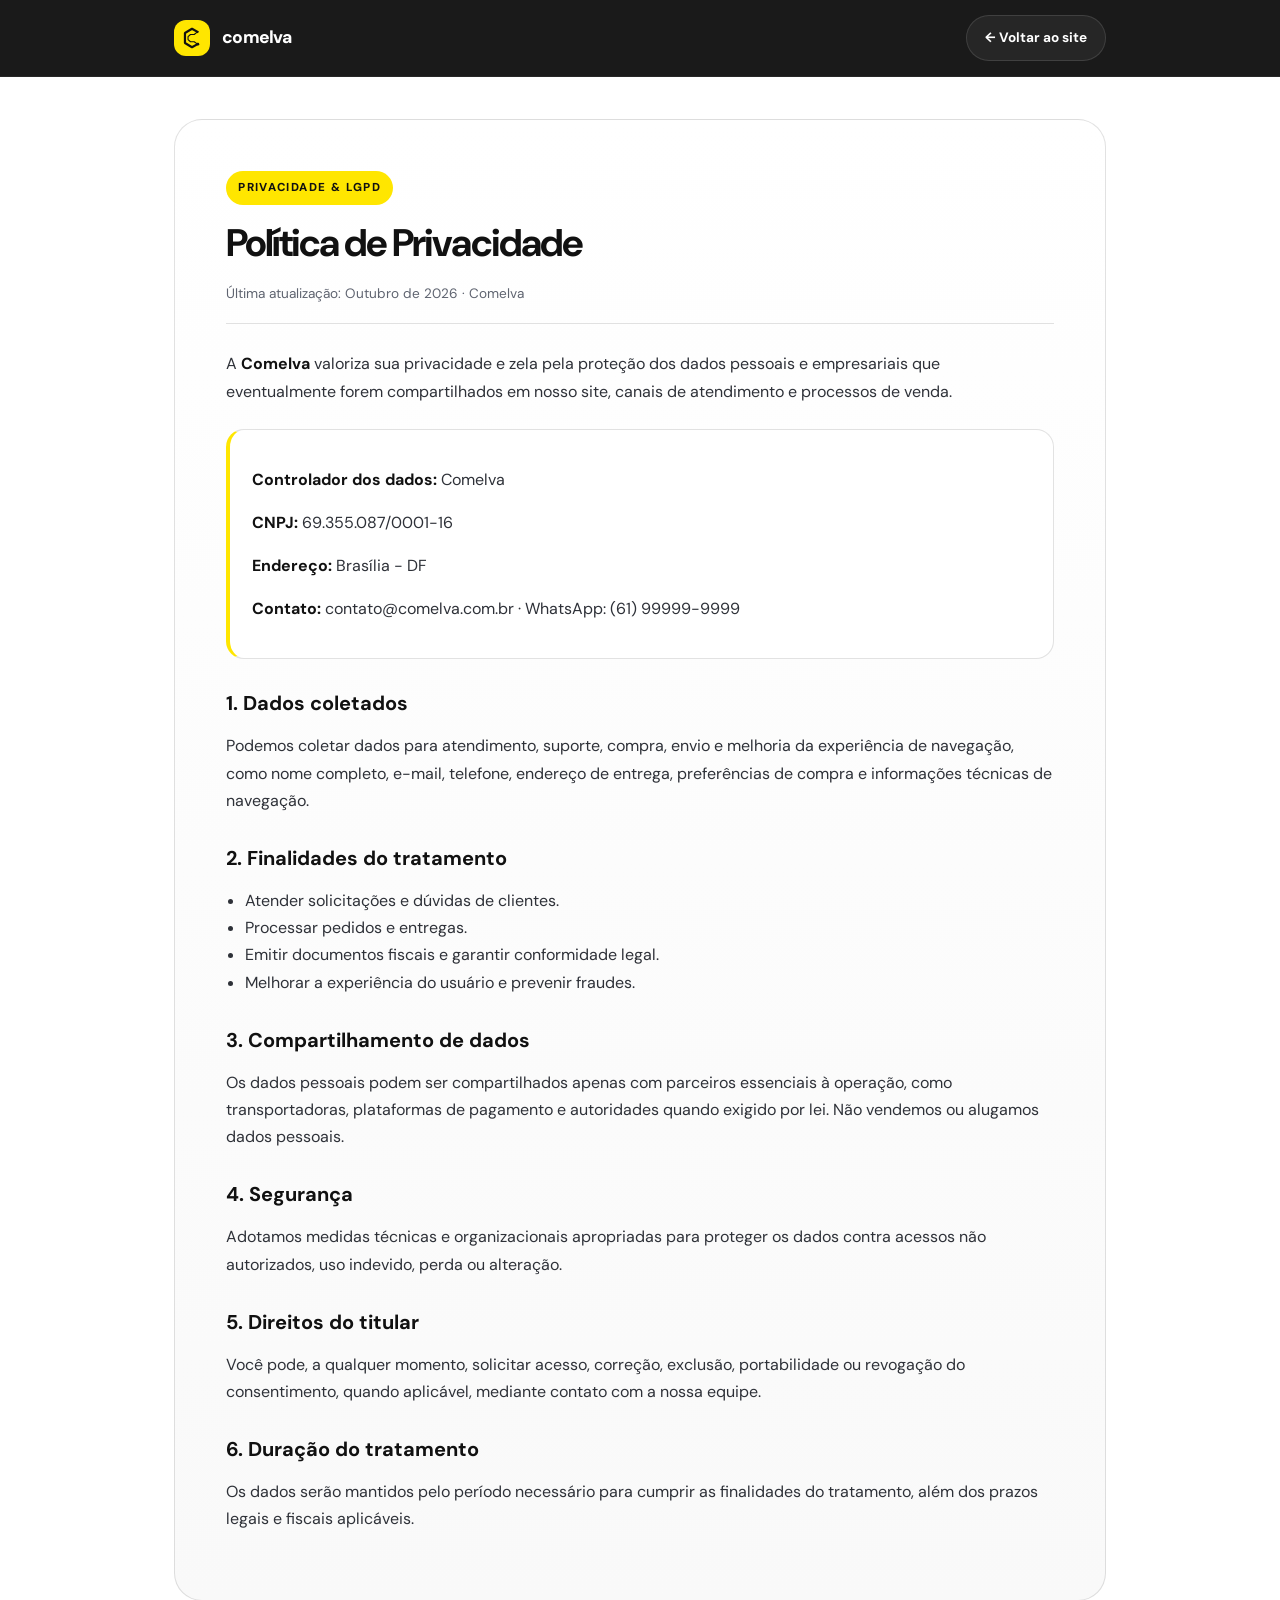
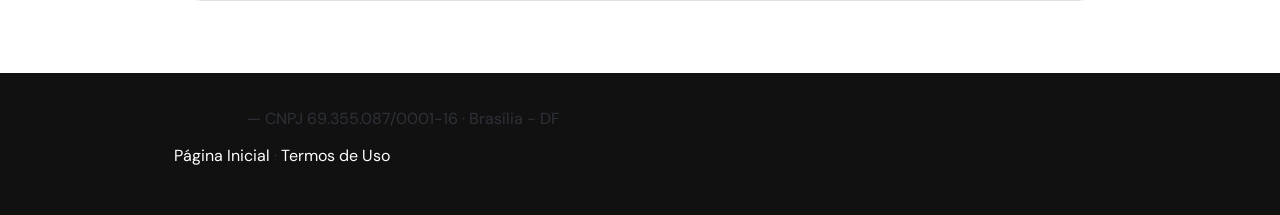
<file: politica-de-privacidade.html>
<!DOCTYPE html>
<html lang="pt-BR">
  <head>
    <meta charset="UTF-8" />
    <meta name="viewport" content="width=device-width, initial-scale=1.0" />
    <title>Política de Privacidade | Comelva</title>
    <meta name="description" content="Política de privacidade e proteção de dados da Comelva." />
    <meta name="robots" content="index, follow" />
    <meta name="theme-color" content="#111111" />
    <link rel="canonical" href="https://www.comelva.com.br/politica-de-privacidade.html" />
    <link rel="icon" href="assets/favicon.svg" type="image/svg+xml" />
    <link rel="preconnect" href="https://fonts.googleapis.com" />
    <link rel="preconnect" href="https://fonts.gstatic.com" crossorigin />
    <link href="https://fonts.googleapis.com/css2?family=DM+Sans:wght@400;500;700;800&display=swap" rel="stylesheet" />
    <style>
      :root {
        --yellow: #FFE600;
        --black: #111111;
        --graphite: #303238;
        --white: #F5F5F7;
        --muted: #5f6470;
        --border: rgba(17, 17, 17, 0.12);
        --font: 'DM Sans', 'Segoe UI', sans-serif;
      }
      * { box-sizing: border-box; }
      body {
        margin: 0;
        font-family: var(--font);
        background: #fff;
        color: var(--black);
        line-height: 1.7;
      }
      a { color: var(--black); text-decoration: none; }
      a:hover { text-decoration: underline; }
      .container { max-width: 980px; margin: 0 auto; padding: 0 24px; }
      .site-header {
        position: sticky;
        top: 0;
        z-index: 10;
        background: rgba(17, 17, 17, 0.96);
        backdrop-filter: blur(12px);
        border-bottom: 1px solid rgba(255,255,255,0.06);
      }
      .header-inner {
        display: flex;
        align-items: center;
        justify-content: space-between;
        min-height: 76px;
        gap: 20px;
      }
      .brand {
        display: inline-flex;
        align-items: center;
        gap: 12px;
        color: white;
        font-weight: 800;
        font-size: 1.1rem;
        letter-spacing: -0.04em;
      }
      .brand-mark {
        display: inline-flex;
        align-items: center;
        justify-content: center;
        width: 36px;
        height: 36px;
        border-radius: 12px;
        background: var(--yellow);
        color: var(--black);
      }
      .brand-mark svg { width: 22px; height: 22px; }
      .back-btn {
        display: inline-flex;
        align-items: center;
        justify-content: center;
        padding: 10px 18px;
        border-radius: 999px;
        background: rgba(255,255,255,0.05);
        border: 1px solid rgba(255,255,255,0.12);
        color: white;
        font-weight: 700;
        font-size: 0.85rem;
      }
      .doc-card {
        margin: 42px auto 72px;
        border: 1px solid var(--border);
        border-radius: 28px;
        padding: clamp(24px, 4vw, 52px);
        background: linear-gradient(180deg, #fff 0%, #f9f9f9 100%);
      }
      .eyebrow {
        display: inline-block;
        padding: 7px 12px;
        border-radius: 999px;
        background: var(--yellow);
        color: var(--black);
        font-size: 0.72rem;
        font-weight: 800;
        letter-spacing: 0.12em;
        text-transform: uppercase;
        margin-bottom: 18px;
      }
      h1 {
        font-size: clamp(2rem, 3vw, 3.1rem);
        line-height: 1.08;
        letter-spacing: -0.05em;
        margin: 0 0 18px;
      }
      .doc-meta {
        color: var(--muted);
        font-size: 0.85rem;
        margin-bottom: 26px;
        padding-bottom: 18px;
        border-bottom: 1px solid var(--border);
      }
      h2 {
        font-size: 1.25rem;
        margin: 32px 0 12px;
        line-height: 1.25;
      }
      p, li {
        color: #2e3138;
        font-size: 1rem;
      }
      ul { padding-left: 1.2rem; }
      .info-box {
        background: #fff;
        border: 1px solid var(--border);
        border-left: 4px solid var(--yellow);
        border-radius: 18px;
        padding: 20px 22px;
        margin: 24px 0;
      }
      strong { color: var(--black); }
      footer {
        background: #111111;
        color: rgba(255,255,255,0.7);
        padding: 32px 0 46px;
      }
      footer p { margin: 0; }
      @media (max-width: 640px) {
        .header-inner { min-height: 70px; }
        .back-btn { padding: 9px 12px; font-size: 0.76rem; }
      }
    </style>
  </head>
  <body>
    <header class="site-header">
      <div class="container header-inner">
        <a href="index.html" class="brand" aria-label="Comelva - Página Inicial">
          <span class="brand-mark" aria-hidden="true">
            <svg viewBox="0 0 100 100" fill="none" xmlns="http://www.w3.org/2000/svg">
              <path d="M75 22 50 8 18 27v46l32 19 25-14" stroke="currentColor" stroke-width="10" stroke-linecap="square" stroke-linejoin="bevel" />
              <path d="M75 22 60 34H43L32 44v13l11 10h17l15 11" stroke="currentColor" stroke-width="5" stroke-linejoin="bevel" />
              <circle cx="77" cy="78" r="6" fill="currentColor" />
            </svg>
          </span>
          comelva
        </a>
        <a href="index.html" class="back-btn">← Voltar ao site</a>
      </div>
    </header>

    <main class="container">
      <article class="doc-card">
        <span class="eyebrow">Privacidade &amp; LGPD</span>
        <h1>Política de Privacidade</h1>
        <div class="doc-meta">Última atualização: Outubro de 2026 · Comelva</div>

        <p>A <strong>Comelva</strong> valoriza sua privacidade e zela pela proteção dos dados pessoais e empresariais que eventualmente forem compartilhados em nosso site, canais de atendimento e processos de venda.</p>

        <div class="info-box">
          <p><strong>Controlador dos dados:</strong> Comelva</p>
          <p><strong>CNPJ:</strong> 69.355.087/0001-16</p>
          <p><strong>Endereço:</strong> Brasília - DF</p>
          <p><strong>Contato:</strong> contato@comelva.com.br · WhatsApp: (61) 99999-9999</p>
        </div>

        <h2>1. Dados coletados</h2>
        <p>Podemos coletar dados para atendimento, suporte, compra, envio e melhoria da experiência de navegação, como nome completo, e-mail, telefone, endereço de entrega, preferências de compra e informações técnicas de navegação.</p>

        <h2>2. Finalidades do tratamento</h2>
        <ul>
          <li>Atender solicitações e dúvidas de clientes.</li>
          <li>Processar pedidos e entregas.</li>
          <li>Emitir documentos fiscais e garantir conformidade legal.</li>
          <li>Melhorar a experiência do usuário e prevenir fraudes.</li>
        </ul>

        <h2>3. Compartilhamento de dados</h2>
        <p>Os dados pessoais podem ser compartilhados apenas com parceiros essenciais à operação, como transportadoras, plataformas de pagamento e autoridades quando exigido por lei. Não vendemos ou alugamos dados pessoais.</p>

        <h2>4. Segurança</h2>
        <p>Adotamos medidas técnicas e organizacionais apropriadas para proteger os dados contra acessos não autorizados, uso indevido, perda ou alteração.</p>

        <h2>5. Direitos do titular</h2>
        <p>Você pode, a qualquer momento, solicitar acesso, correção, exclusão, portabilidade ou revogação do consentimento, quando aplicável, mediante contato com a nossa equipe.</p>

        <h2>6. Duração do tratamento</h2>
        <p>Os dados serão mantidos pelo período necessário para cumprir as finalidades do tratamento, além dos prazos legais e fiscais aplicáveis.</p>
      </article>
    </main>

    <footer>
      <div class="container">
        <p><strong>Comelva</strong> — CNPJ 69.355.087/0001-16 · Brasília - DF</p>
        <p style="margin-top:10px;"><a href="index.html" style="color:#fff;">Página Inicial</a> · <a href="termos-de-uso.html" style="color:#fff;">Termos de Uso</a></p>
      </div>
    </footer>
  </body>
</html>
</file>
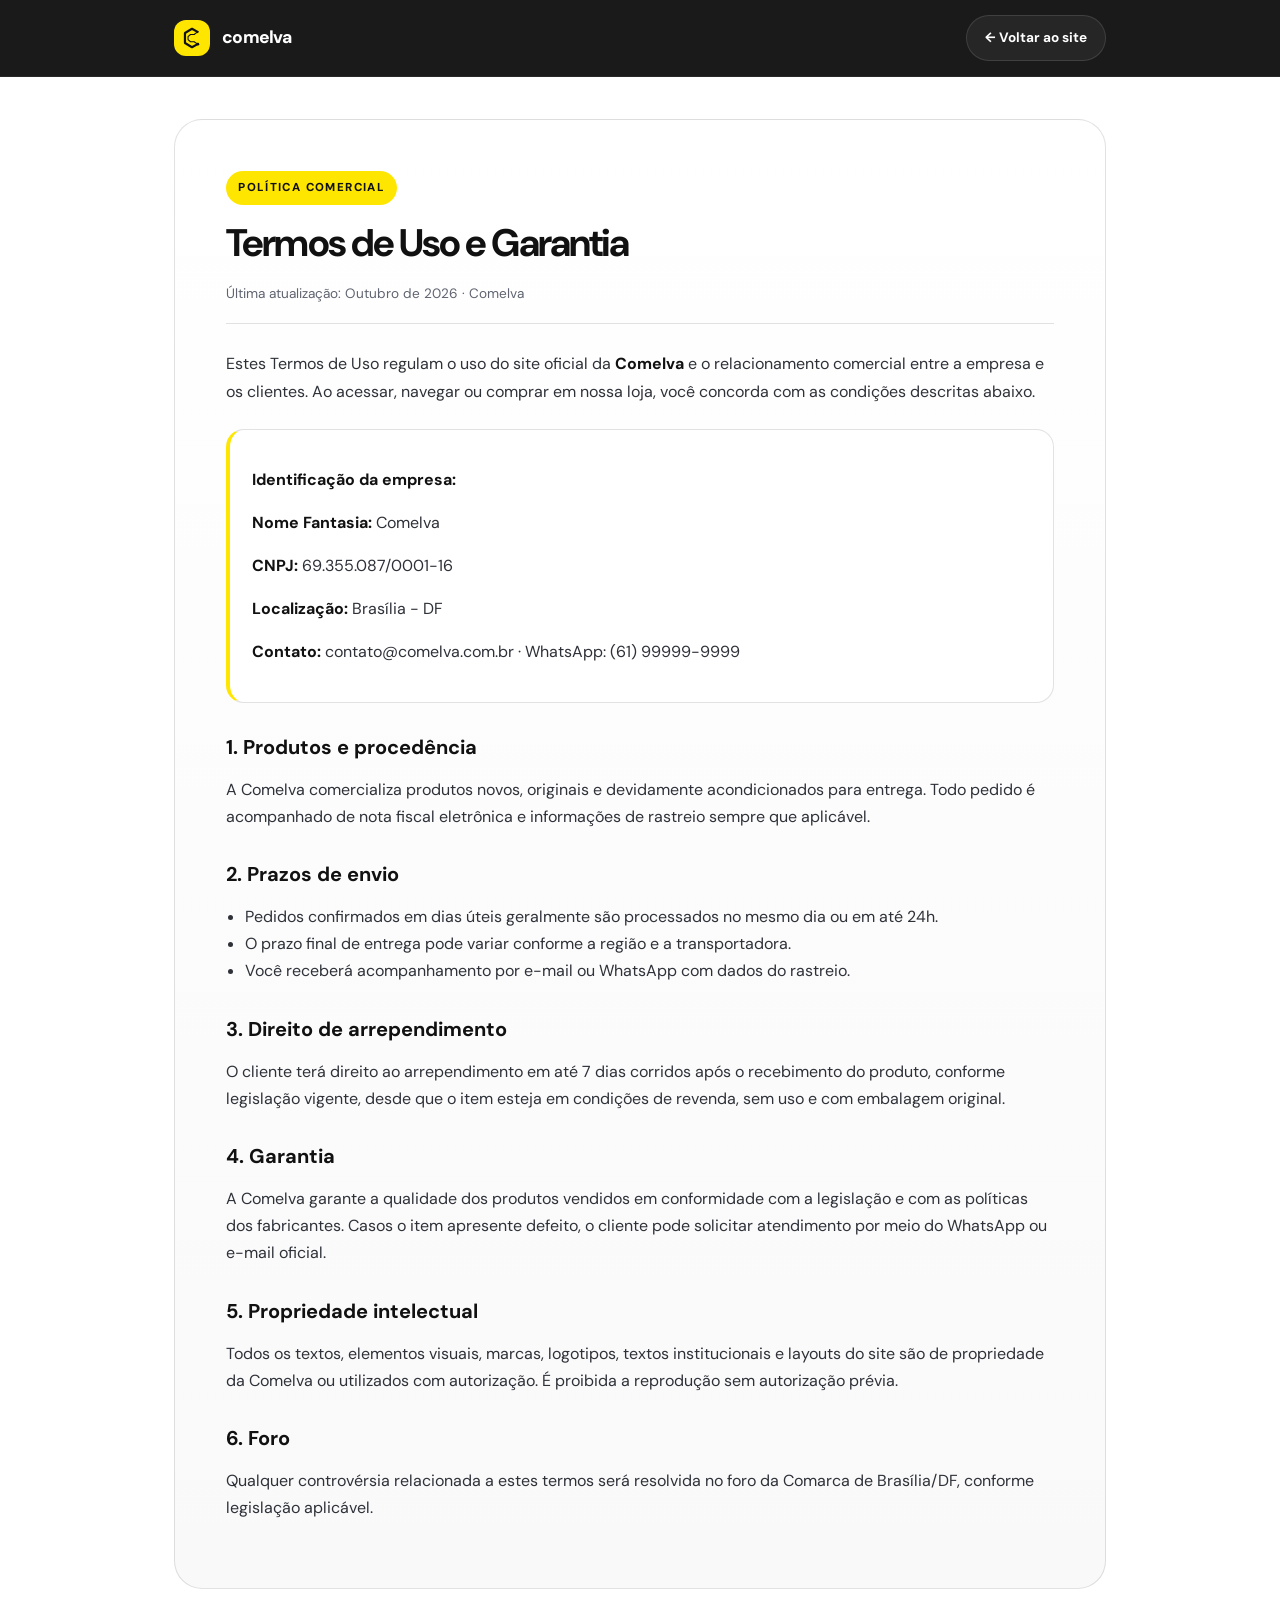
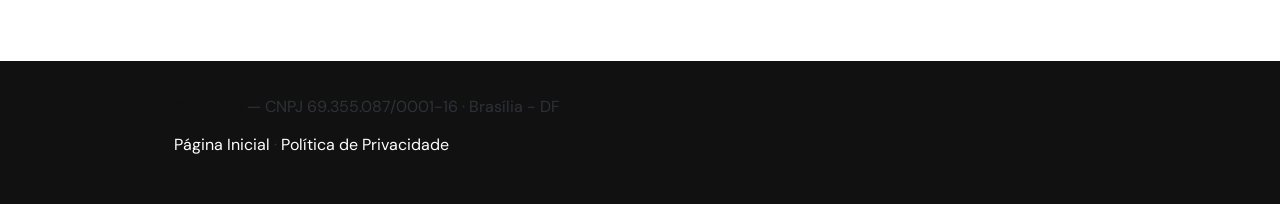
<file: termos-de-uso.html>
<!DOCTYPE html>
<html lang="pt-BR">
  <head>
    <meta charset="UTF-8" />
    <meta name="viewport" content="width=device-width, initial-scale=1.0" />
    <title>Termos de Uso | Comelva</title>
    <meta name="description" content="Termos de uso, garantia e políticas da Comelva." />
    <meta name="robots" content="index, follow" />
    <meta name="theme-color" content="#111111" />
    <link rel="canonical" href="https://www.comelva.com.br/termos-de-uso.html" />
    <link rel="icon" href="assets/favicon.svg" type="image/svg+xml" />
    <link rel="preconnect" href="https://fonts.googleapis.com" />
    <link rel="preconnect" href="https://fonts.gstatic.com" crossorigin />
    <link href="https://fonts.googleapis.com/css2?family=DM+Sans:wght@400;500;700;800&display=swap" rel="stylesheet" />
    <style>
      :root {
        --yellow: #FFE600;
        --black: #111111;
        --graphite: #303238;
        --white: #F5F5F7;
        --muted: #5f6470;
        --border: rgba(17, 17, 17, 0.12);
        --font: 'DM Sans', 'Segoe UI', sans-serif;
      }
      * { box-sizing: border-box; }
      html { scroll-behavior: smooth; }
      body {
        margin: 0;
        font-family: var(--font);
        background: #fff;
        color: var(--black);
        line-height: 1.7;
      }
      a { color: var(--black); text-decoration: none; }
      a:hover { text-decoration: underline; }
      .container { max-width: 980px; margin: 0 auto; padding: 0 24px; }
      .site-header {
        position: sticky;
        top: 0;
        z-index: 10;
        background: rgba(17, 17, 17, 0.96);
        backdrop-filter: blur(12px);
        border-bottom: 1px solid rgba(255,255,255,0.06);
      }
      .header-inner {
        display: flex;
        align-items: center;
        justify-content: space-between;
        min-height: 76px;
        gap: 20px;
      }
      .brand {
        display: inline-flex;
        align-items: center;
        gap: 12px;
        color: white;
        font-weight: 800;
        font-size: 1.1rem;
        letter-spacing: -0.04em;
      }
      .brand-mark {
        display: inline-flex;
        align-items: center;
        justify-content: center;
        width: 36px;
        height: 36px;
        border-radius: 12px;
        background: var(--yellow);
        color: var(--black);
      }
      .brand-mark svg { width: 22px; height: 22px; }
      .back-btn {
        display: inline-flex;
        align-items: center;
        justify-content: center;
        padding: 10px 18px;
        border-radius: 999px;
        background: rgba(255,255,255,0.05);
        border: 1px solid rgba(255,255,255,0.12);
        color: white;
        font-weight: 700;
        font-size: 0.85rem;
      }
      .doc-card {
        margin: 42px auto 72px;
        border: 1px solid var(--border);
        border-radius: 28px;
        padding: clamp(24px, 4vw, 52px);
        background: linear-gradient(180deg, #fff 0%, #f9f9f9 100%);
      }
      .eyebrow {
        display: inline-block;
        padding: 7px 12px;
        border-radius: 999px;
        background: var(--yellow);
        color: var(--black);
        font-size: 0.72rem;
        font-weight: 800;
        letter-spacing: 0.12em;
        text-transform: uppercase;
        margin-bottom: 18px;
      }
      h1 {
        font-size: clamp(2rem, 3vw, 3.1rem);
        line-height: 1.08;
        letter-spacing: -0.05em;
        margin: 0 0 18px;
      }
      .doc-meta {
        color: var(--muted);
        font-size: 0.85rem;
        margin-bottom: 26px;
        padding-bottom: 18px;
        border-bottom: 1px solid var(--border);
      }
      h2 {
        font-size: 1.25rem;
        margin: 32px 0 12px;
        line-height: 1.25;
      }
      p, li {
        color: #2e3138;
        font-size: 1rem;
      }
      ul { padding-left: 1.2rem; }
      .info-box {
        background: #fff;
        border: 1px solid var(--border);
        border-left: 4px solid var(--yellow);
        border-radius: 18px;
        padding: 20px 22px;
        margin: 24px 0;
      }
      strong { color: var(--black); }
      footer {
        background: #111111;
        color: rgba(255,255,255,0.7);
        padding: 32px 0 46px;
      }
      footer p { margin: 0; }
      @media (max-width: 640px) {
        .header-inner { min-height: 70px; }
        .back-btn { padding: 9px 12px; font-size: 0.76rem; }
      }
    </style>
  </head>
  <body>
    <header class="site-header">
      <div class="container header-inner">
        <a href="index.html" class="brand" aria-label="Comelva - Página Inicial">
          <span class="brand-mark" aria-hidden="true">
            <svg viewBox="0 0 100 100" fill="none" xmlns="http://www.w3.org/2000/svg">
              <path d="M75 22 50 8 18 27v46l32 19 25-14" stroke="currentColor" stroke-width="10" stroke-linecap="square" stroke-linejoin="bevel" />
              <path d="M75 22 60 34H43L32 44v13l11 10h17l15 11" stroke="currentColor" stroke-width="5" stroke-linejoin="bevel" />
              <circle cx="77" cy="78" r="6" fill="currentColor" />
            </svg>
          </span>
          comelva
        </a>
        <a href="index.html" class="back-btn">← Voltar ao site</a>
      </div>
    </header>

    <main class="container">
      <article class="doc-card">
        <span class="eyebrow">Política comercial</span>
        <h1>Termos de Uso e Garantia</h1>
        <div class="doc-meta">Última atualização: Outubro de 2026 · Comelva</div>

        <p>Estes Termos de Uso regulam o uso do site oficial da <strong>Comelva</strong> e o relacionamento comercial entre a empresa e os clientes. Ao acessar, navegar ou comprar em nossa loja, você concorda com as condições descritas abaixo.</p>

        <div class="info-box">
          <p><strong>Identificação da empresa:</strong></p>
          <p><strong>Nome Fantasia:</strong> Comelva</p>
          <p><strong>CNPJ:</strong> 69.355.087/0001-16</p>
          <p><strong>Localização:</strong> Brasília - DF</p>
          <p><strong>Contato:</strong> contato@comelva.com.br · WhatsApp: (61) 99999-9999</p>
        </div>

        <h2>1. Produtos e procedência</h2>
        <p>A Comelva comercializa produtos novos, originais e devidamente acondicionados para entrega. Todo pedido é acompanhado de nota fiscal eletrônica e informações de rastreio sempre que aplicável.</p>

        <h2>2. Prazos de envio</h2>
        <ul>
          <li>Pedidos confirmados em dias úteis geralmente são processados no mesmo dia ou em até 24h.</li>
          <li>O prazo final de entrega pode variar conforme a região e a transportadora.</li>
          <li>Você receberá acompanhamento por e-mail ou WhatsApp com dados do rastreio.</li>
        </ul>

        <h2>3. Direito de arrependimento</h2>
        <p>O cliente terá direito ao arrependimento em até 7 dias corridos após o recebimento do produto, conforme legislação vigente, desde que o item esteja em condições de revenda, sem uso e com embalagem original.</p>

        <h2>4. Garantia</h2>
        <p>A Comelva garante a qualidade dos produtos vendidos em conformidade com a legislação e com as políticas dos fabricantes. Casos o item apresente defeito, o cliente pode solicitar atendimento por meio do WhatsApp ou e-mail oficial.</p>

        <h2>5. Propriedade intelectual</h2>
        <p>Todos os textos, elementos visuais, marcas, logotipos, textos institucionais e layouts do site são de propriedade da Comelva ou utilizados com autorização. É proibida a reprodução sem autorização prévia.</p>

        <h2>6. Foro</h2>
        <p>Qualquer controvérsia relacionada a estes termos será resolvida no foro da Comarca de Brasília/DF, conforme legislação aplicável.</p>
      </article>
    </main>

    <footer>
      <div class="container">
        <p><strong>Comelva</strong> — CNPJ 69.355.087/0001-16 · Brasília - DF</p>
        <p style="margin-top:10px;"><a href="index.html" style="color:#fff;">Página Inicial</a> · <a href="politica-de-privacidade.html" style="color:#fff;">Política de Privacidade</a></p>
      </div>
    </footer>
  </body>
</html>
</file>
